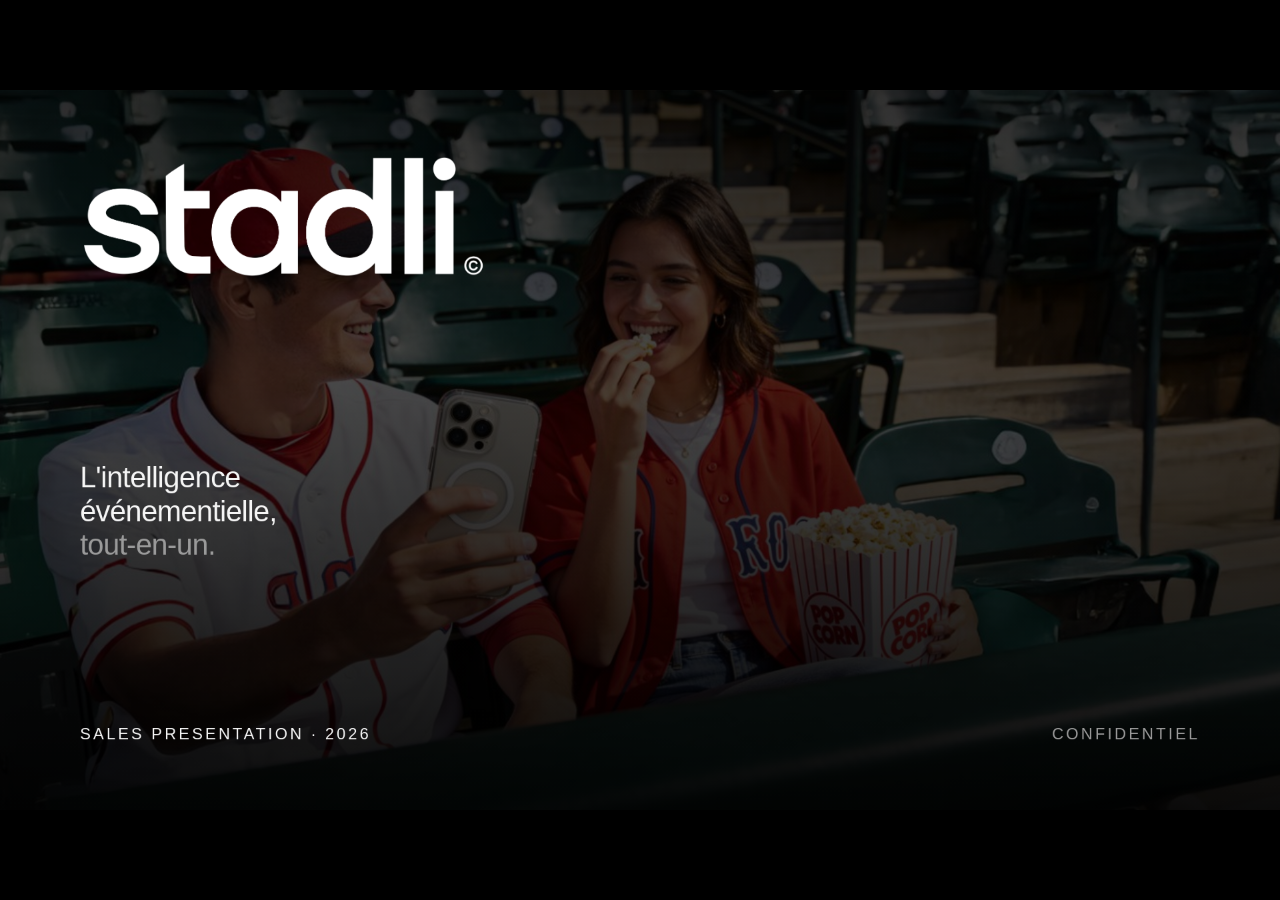
<file: deck.html>
<!doctype html>
<html lang="fr" data-bs-theme="dark">
<head>
  <meta charset="utf-8" />
  <title>Stadli — Sales Pitch</title>
  <meta name="viewport" content="width=device-width,initial-scale=1" />
  <link rel="stylesheet" href="stadli-tokens.css" />
  <style>
    /* ───── Page reset ───── */
    html, body {
      margin: 0;
      padding: 0;
      background: #000;
      overflow: hidden;
    }

    /* ───── Tokens (deck-scoped) ───── */
    :root {
      /* Projection-appropriate type scale for 1920x1080 */
      --fs-display:  160px;  /* hero slide 1 wordmark */
      --fs-title:    92px;   /* section titles */
      --fs-h:        64px;   /* slide titles */
      --fs-lead:     44px;   /* lead / body-large */
      --fs-body:     32px;   /* body */
      --fs-small:    26px;   /* captions, labels */
      --fs-label:    24px;   /* uppercase meta */

      /* Spacing */
      --pad-x: 120px;
      --pad-y: 100px;
      --pad-b: 96px;

      /* Palette (deck) */
      --bg:        #010101;
      --bg-soft:   #0a0a0a;
      --bg-card:   #121212;
      --border:    #1f1f1f;
      --border-strong: #2a2a2a;
      --fg:        #f5f5f5;
      --fg-muted:  #9a9a9a;
      --fg-dim:    #5c5c5c;
      --accent:    #7b2ff7; /* --spec-violet, used sparingly */
    }

    deck-stage {
      background: #000;
    }

    /* ───── Slide frame ───── */
    .slide {
      font-family: var(--stadli-font-sans);
      background: var(--bg);
      color: var(--fg);
      box-sizing: border-box;
      padding: var(--pad-y) var(--pad-x) var(--pad-b);
      display: flex;
      flex-direction: column;
      letter-spacing: -0.01em;
    }

    /* ───── Chrome (persistent header/footer) ───── */
    .chrome-top,
    .chrome-bot {
      position: absolute;
      left: var(--pad-x);
      right: var(--pad-x);
      display: flex;
      align-items: center;
      justify-content: space-between;
      font-size: var(--fs-label);
      text-transform: uppercase;
      letter-spacing: 0.14em;
      font-weight: 500;
      color: var(--fg-dim);
    }
    .chrome-top { top: 56px; }
    .chrome-bot { bottom: 56px; }

    .chrome-top .wordmark {
      display: inline-flex;
      align-items: center;
      gap: 12px;
    }
    .chrome-top .wordmark svg {
      height: 28px;
      width: auto;
      fill: var(--fg);
    }
    .chrome-bot .idx { font-variant-numeric: tabular-nums; }

    /* ───── Typography primitives ───── */
    .eyebrow {
      font-size: var(--fs-label);
      text-transform: uppercase;
      letter-spacing: 0.16em;
      font-weight: 500;
      color: var(--fg-dim);
      margin: 0 0 40px;
    }
    .eyebrow .dot {
      display: inline-block;
      width: 10px;
      height: 10px;
      border-radius: 50%;
      background: var(--accent);
      vertical-align: 1px;
      margin-right: 14px;
    }
    .title {
      font-size: var(--fs-h);
      font-weight: 500;
      line-height: 1.02;
      letter-spacing: -0.03em;
      margin: 0;
      text-wrap: balance;
    }
    .lead {
      font-size: var(--fs-lead);
      font-weight: 400;
      line-height: 1.22;
      letter-spacing: -0.02em;
      color: var(--fg);
      text-wrap: pretty;
      margin: 0;
    }
    .body {
      font-size: var(--fs-body);
      line-height: 1.45;
      color: var(--fg-muted);
      margin: 0;
      max-width: 22ch;
    }
    .small {
      font-size: var(--fs-small);
      color: var(--fg-muted);
      line-height: 1.4;
    }
    .num {
      font-variant-numeric: tabular-nums;
    }

    /* ───── Grid helpers ───── */
    .row { display: flex; }
    .col { display: flex; flex-direction: column; }
    .gap-lg { gap: 64px; }
    .gap-md { gap: 40px; }
    .gap-sm { gap: 24px; }
    .fill { flex: 1; min-height: 0; }

    /* ══════════════════════════════════════════════════════════════
       Slide 1 — Hero / cover
       ══════════════════════════════════════════════════════════════ */
    .s-cover {
      padding: 0;
      position: relative;
      overflow: hidden;
    }
    .s-cover .bg {
      position: absolute;
      inset: 0;
      background: url('assets/fans-popcorn.jpg') center/cover no-repeat;
      opacity: 0.38;
    }
    .s-cover .scrim {
      position: absolute;
      inset: 0;
      background:
        linear-gradient(180deg, rgba(0,0,0,0.5) 0%, rgba(0,0,0,0.25) 40%, rgba(0,0,0,0.88) 100%);
    }
    .s-cover .inner {
      position: relative;
      z-index: 2;
      height: 100%;
      padding: var(--pad-y) var(--pad-x) var(--pad-b);
      display: flex;
      flex-direction: column;
      justify-content: space-between;
    }
    .s-cover .wordmark-xl img {
      height: 180px;
      width: auto;
      display: block;
    }
    .chrome-top .wordmark img {
      height: 28px;
      width: auto;
      display: block;
    }
    .s-cover .pitch {
      font-size: var(--fs-lead);
      font-weight: 400;
      letter-spacing: -0.02em;
      color: var(--fg);
      max-width: 18ch;
      line-height: 1.15;
      margin: 36px 0 0;
      text-wrap: balance;
    }
    .s-cover .pitch em {
      font-style: normal;
      color: var(--fg-muted);
    }
    .s-cover .meta {
      display: flex;
      justify-content: space-between;
      align-items: flex-end;
      font-size: var(--fs-label);
      text-transform: uppercase;
      letter-spacing: 0.16em;
      color: var(--fg-muted);
      font-weight: 500;
    }
    .s-cover .meta .tagline { color: var(--fg); }

    /* ══════════════════════════════════════════════════════════════
       Section-title style slides (2, 3, 5, 6, 7)
       ══════════════════════════════════════════════════════════════ */
    .s-section .eyebrow-row {
      display: flex;
      align-items: baseline;
      justify-content: space-between;
      margin-bottom: 0;
    }

    /* ══════════════════════════════════════════════════════════════
       Slide 2 — Qui nous sommes
       ══════════════════════════════════════════════════════════════ */
    .s-who {
      display: grid;
      grid-template-columns: 1.05fr 1fr;
      gap: 96px;
      align-items: center;
    }
    .s-who .title { font-size: 88px; }
    .s-who .lead { margin-top: 44px; max-width: 18ch; }
    .s-who .image {
      height: 720px;
      background: url('assets/fans-mascot.jpg') center/cover no-repeat;
      border: 1px solid var(--border);
    }

    /* ══════════════════════════════════════════════════════════════
       Slide 3 — Problème / Solution
       ══════════════════════════════════════════════════════════════ */
    .s-prob .title { font-size: 84px; margin-bottom: 80px; text-wrap: balance; max-width: 22ch; }
    .s-prob .compare {
      display: grid;
      grid-template-columns: 1fr 1fr;
      gap: 80px;
      flex: 1;
    }
    .s-prob .pane {
      padding-top: 32px;
      border-top: 1px solid var(--border-strong);
      display: flex;
      flex-direction: column;
      gap: 32px;
    }
    .s-prob .pane-label {
      font-size: var(--fs-label);
      text-transform: uppercase;
      letter-spacing: 0.18em;
      font-weight: 500;
      color: var(--fg-dim);
    }
    .s-prob .pane.solution .pane-label { color: var(--accent); }
    .s-prob .pane h3 {
      font-size: 48px;
      font-weight: 500;
      line-height: 1.18;
      letter-spacing: -0.02em;
      margin: 0;
      text-wrap: balance;
    }
    .s-prob .pane.problem h3 { color: var(--fg-muted); }
    .s-prob .pane ul {
      list-style: none;
      padding: 0;
      margin: 16px 0 0;
      display: flex;
      flex-direction: column;
      gap: 18px;
    }
    .s-prob .pane li {
      font-size: var(--fs-body);
      line-height: 1.35;
      color: var(--fg-muted);
      padding-left: 28px;
      position: relative;
    }
    .s-prob .pane li::before {
      content: "";
      position: absolute;
      left: 0;
      top: 18px;
      width: 14px;
      height: 1px;
      background: var(--fg-dim);
    }
    .s-prob .pane.solution li { color: var(--fg); }
    .s-prob .pane.solution li::before { background: var(--accent); }

    /* ══════════════════════════════════════════════════════════════
       Slide 4 — Features
       ══════════════════════════════════════════════════════════════ */
    .s-feat .head {
      display: flex;
      justify-content: space-between;
      align-items: flex-end;
      margin-bottom: 56px;
    }
    .s-feat .title { font-size: 72px; }
    .s-feat .count {
      font-size: 160px;
      font-weight: 500;
      line-height: 0.85;
      letter-spacing: -0.05em;
      color: var(--fg);
      font-variant-numeric: tabular-nums;
    }
    .s-feat .count sub {
      font-size: var(--fs-label);
      text-transform: uppercase;
      letter-spacing: 0.18em;
      color: var(--fg-dim);
      vertical-align: middle;
      margin-left: 18px;
      font-weight: 500;
      position: relative;
      bottom: 14px;
    }
    .s-feat .grid {
      flex: 1;
      display: grid;
      grid-template-columns: repeat(3, 1fr);
      grid-auto-rows: 1fr;
      gap: 0;
      border-top: 1px solid var(--border-strong);
      border-left: 1px solid var(--border-strong);
    }
    .s-feat .cell {
      padding: 28px 36px;
      border-right: 1px solid var(--border-strong);
      border-bottom: 1px solid var(--border-strong);
      display: flex;
      flex-direction: column;
      justify-content: space-between;
      min-height: 0;
    }
    .s-feat .cell .n {
      font-size: var(--fs-label);
      color: var(--fg-dim);
      font-variant-numeric: tabular-nums;
      letter-spacing: 0.14em;
      font-weight: 500;
    }
    .s-feat .cell h4 {
      font-size: 36px;
      font-weight: 500;
      line-height: 1.1;
      letter-spacing: -0.02em;
      margin: 0;
    }
    .s-feat .cell p {
      font-size: 24px;
      color: var(--fg-muted);
      line-height: 1.3;
      margin: 10px 0 0;
    }

    /* ══════════════════════════════════════════════════════════════
       Slide 5 — Roadmap
       ══════════════════════════════════════════════════════════════ */
    .s-road .title { font-size: 88px; margin-bottom: 96px; }
    .s-road .track {
      flex: 1;
      display: grid;
      grid-template-columns: 1fr 1fr;
      gap: 0;
      position: relative;
      border-top: 1px solid var(--border-strong);
      padding-top: 48px;
    }
    .s-road .track::before {
      content: "";
      position: absolute;
      left: 0; right: 0;
      top: -6px;
      height: 11px;
      background:
        radial-gradient(circle at 0 50%, var(--fg) 0 5px, transparent 6px),
        radial-gradient(circle at 50% 50%, var(--accent) 0 5px, transparent 6px),
        radial-gradient(circle at 100% 50%, var(--fg-dim) 0 5px, transparent 6px);
    }
    .s-road .milestone {
      padding-right: 48px;
    }
    .s-road .milestone .version {
      font-size: 72px;
      font-weight: 500;
      letter-spacing: -0.03em;
      line-height: 1;
      margin: 0;
    }
    .s-road .milestone.current .version { color: var(--fg); }
    .s-road .milestone.next .version { color: var(--fg); }
    .s-road .milestone.next .version::after {
      content: "";
      display: inline-block;
      width: 14px;
      height: 14px;
      border-radius: 50%;
      background: var(--accent);
      margin-left: 18px;
      vertical-align: 14px;
    }
    .s-road .milestone .when {
      font-size: var(--fs-label);
      text-transform: uppercase;
      letter-spacing: 0.18em;
      color: var(--fg-dim);
      font-weight: 500;
      margin: 16px 0 32px;
    }
    .s-road .milestone.next .when { color: var(--accent); }
    .s-road .milestone h4 {
      font-size: 48px;
      font-weight: 500;
      line-height: 1.15;
      letter-spacing: -0.02em;
      margin: 0 0 20px;
      text-wrap: balance;
    }
    .s-road .milestone p {
      font-size: var(--fs-body);
      color: var(--fg-muted);
      line-height: 1.4;
      margin: 0;
      max-width: 18ch;
    }

    /* ══════════════════════════════════════════════════════════════
       Slide 6 — Intégration
       ══════════════════════════════════════════════════════════════ */
    .s-int {
      display: grid;
      grid-template-columns: 1fr 1.1fr;
      gap: 120px;
      align-items: center;
    }
    .s-int .left .title { font-size: 84px; max-width: 12ch; }
    .s-int .left .lead { margin-top: 44px; max-width: 16ch; }
    .s-int .hero-num {
      font-size: 440px;
      font-weight: 500;
      line-height: 0.82;
      letter-spacing: -0.06em;
      color: var(--fg);
      font-variant-numeric: tabular-nums;
      display: flex;
      align-items: flex-start;
    }
    .s-int .hero-num .unit {
      font-size: 56px;
      letter-spacing: -0.02em;
      color: var(--fg-muted);
      margin: 36px 0 0 24px;
      line-height: 1.1;
      font-weight: 400;
      max-width: 8ch;
    }
    .s-int .steps {
      margin-top: 56px;
      display: flex;
      gap: 12px;
      align-items: center;
      font-size: var(--fs-small);
      color: var(--fg-muted);
      flex-wrap: wrap;
    }
    .s-int .steps span {
      padding: 10px 20px;
      border: 1px solid var(--border-strong);
      border-radius: 50rem;
    }
    .s-int .steps .arr { border: 0; padding: 0 4px; color: var(--fg-dim); }

    /* ══════════════════════════════════════════════════════════════
       Slide 7 — Proposition
       ══════════════════════════════════════════════════════════════ */
    .s-val .title { font-size: 96px; margin-bottom: 80px; max-width: 16ch; }
    .s-val .title .tout { color: var(--accent); }
    .s-val .benefits {
      flex: 1;
      display: grid;
      grid-template-columns: 1fr 1fr 1fr;
      gap: 0;
      border-top: 1px solid var(--border-strong);
    }
    .s-val .ben {
      padding: 56px 56px 56px 0;
      border-right: 1px solid var(--border-strong);
      display: flex;
      flex-direction: column;
      justify-content: space-between;
      min-height: 400px;
    }
    .s-val .ben:last-child { border-right: 0; padding-right: 0; }
    .s-val .ben:not(:first-child) { padding-left: 56px; }
    .s-val .ben .n {
      font-size: var(--fs-label);
      color: var(--fg-dim);
      font-variant-numeric: tabular-nums;
      letter-spacing: 0.18em;
      font-weight: 500;
    }
    .s-val .ben h3 {
      font-size: 64px;
      font-weight: 500;
      line-height: 1;
      letter-spacing: -0.03em;
      margin: 0;
    }
    .s-val .ben p {
      font-size: var(--fs-body);
      color: var(--fg-muted);
      line-height: 1.35;
      margin: 20px 0 0;
      max-width: 14ch;
    }

    /* ══════════════════════════════════════════════════════════════
       Slide 8 — Contact
       ══════════════════════════════════════════════════════════════ */
    .s-contact {
      justify-content: space-between;
    }
    .s-contact .eyebrow { margin-bottom: 0; }
    .s-contact .big {
      font-size: 200px;
      font-weight: 500;
      line-height: 0.95;
      letter-spacing: -0.04em;
      margin: 0;
      text-wrap: balance;
    }
    .s-contact .big .and { color: var(--fg-muted); }
    .s-contact .foot {
      display: grid;
      grid-template-columns: 1fr 1fr 1fr;
      gap: 48px;
      padding-top: 36px;
      border-top: 1px solid var(--border-strong);
    }
    .s-contact .foot .k {
      font-size: var(--fs-label);
      text-transform: uppercase;
      letter-spacing: 0.18em;
      color: var(--fg-dim);
      font-weight: 500;
      margin-bottom: 14px;
    }
    .s-contact .foot .v {
      font-size: 36px;
      font-weight: 500;
      letter-spacing: -0.01em;
      color: var(--fg);
    }

    /* Slide-level: hide chrome on cover */
    .s-cover ~ * { }

    /* tiny version mark bottom right of every slide via chrome-bot */
  </style>
</head>
<body>

<deck-stage width="1920" height="1080">

  <!-- ══════════════════════════════════════════════════════
       1 · COVER
       ══════════════════════════════════════════════════════ -->
  <section class="slide s-cover" data-label="01 Stadli">
    <div class="bg"></div>
    <div class="scrim"></div>
    <div class="inner">
      <div class="wordmark-xl">
        <img src="assets/stadli-wordmark.png" alt="Stadli" />
      </div>
      <div>
        <p class="pitch">L'intelligence événementielle,<br/><em>tout-en-un.</em></p>
      </div>
      <div class="meta">
        <span class="tagline">Sales Presentation · 2026</span>
        <span>Confidentiel</span>
      </div>
    </div>
  </section>

  <!-- ══════════════════════════════════════════════════════
       2 · QUI NOUS SOMMES
       ══════════════════════════════════════════════════════ -->
  <section class="slide s-section s-who" data-label="02 Qui nous sommes">
    <div class="chrome-top">
      <span class="wordmark">
        <img src="assets/stadli-wordmark.png" alt="Stadli" />
      </span>
      <span>02 — Qui sommes-nous</span>
    </div>

    <div class="col">
      <p class="eyebrow"><span class="dot"></span>02 · Qui sommes-nous</p>
      <h1 class="title">L'équipe derrière Stadli.</h1>
      <p class="lead">Opérateurs de stades, ingénieurs, et fans. Nous construisons l'outil que nous aurions voulu avoir.</p>
    </div>

    <div class="image" aria-hidden="true"></div>

    <div class="chrome-bot">
      <span>Stadli</span>
      <span class="idx">02 / 08</span>
    </div>
  </section>

  <!-- ══════════════════════════════════════════════════════
       3 · PROBLÈME / SOLUTION
       ══════════════════════════════════════════════════════ -->
  <section class="slide s-prob" data-label="03 Problématique">
    <div class="chrome-top">
      <span class="wordmark">Stadli</span>
      <span>03 — La problématique</span>
    </div>

    <p class="eyebrow"><span class="dot"></span>03 · La problématique</p>
    <h1 class="title">Une équipe, dix outils, zéro vue d'ensemble.</h1>

    <div class="compare">
      <div class="pane problem">
        <span class="pane-label">Aujourd'hui</span>
        <h3>Les équipes jonglent entre des systèmes qui ne se parlent pas.</h3>
        <ul>
          <li>Billetterie, CRM, commerces, marketing : silotés.</li>
          <li>Données dispersées, rapports faits à la main.</li>
          <li>Aucune visibilité sur le fan, ni sur la revenue par siège.</li>
        </ul>
      </div>
      <div class="pane solution">
        <span class="pane-label">Avec Stadli</span>
        <h3>Une plateforme unique, du ticket au per cap.</h3>
        <ul>
          <li>Toutes les opérations sur une seule source de vérité.</li>
          <li>Le fan suivi de la première visite au renouvellement.</li>
          <li>Rapports et comparables prêts, en temps réel.</li>
        </ul>
      </div>
    </div>

    <div class="chrome-bot">
      <span>Stadli</span>
      <span class="idx">03 / 08</span>
    </div>
  </section>

  <!-- ══════════════════════════════════════════════════════
       4 · FEATURES
       ══════════════════════════════════════════════════════ -->
  <section class="slide s-feat" data-label="04 Plateforme">
    <div class="chrome-top">
      <span class="wordmark">Stadli</span>
      <span>04 — La plateforme</span>
    </div>

    <div class="head">
      <div>
        <p class="eyebrow"><span class="dot"></span>04 · La plateforme</p>
        <h1 class="title">Neuf modules.<br/>Une seule plateforme.</h1>
      </div>
      <div class="count">09<sub>modules</sub></div>
    </div>

    <div class="grid">
      <div class="cell">
        <span class="n">01</span>
        <div>
          <h4>Billetterie</h4>
          <p>Vente, scan, plan de salle.</p>
        </div>
      </div>
      <div class="cell">
        <span class="n">02</span>
        <div>
          <h4>Commerces</h4>
          <p>F&amp;B, boutique, concessions.</p>
        </div>
      </div>
      <div class="cell">
        <span class="n">03</span>
        <div>
          <h4>CRM</h4>
          <p>Un dossier par fan.</p>
        </div>
      </div>
      <div class="cell">
        <span class="n">04</span>
        <div>
          <h4>Marketing Email</h4>
          <p>Campagnes ciblées, segmentées.</p>
        </div>
      </div>
      <div class="cell">
        <span class="n">05</span>
        <div>
          <h4>Marketing SMS</h4>
          <p>Déclenché au bon moment.</p>
        </div>
      </div>
      <div class="cell">
        <span class="n">06</span>
        <div>
          <h4>Survey &amp; Engagement</h4>
          <p>La voix du fan, en continu.</p>
        </div>
      </div>
      <div class="cell">
        <span class="n">07</span>
        <div>
          <h4>Dashboard &amp; Comparables</h4>
          <p>KPIs et benchmarks vs. league.</p>
        </div>
      </div>
      <div class="cell">
        <span class="n">08</span>
        <div>
          <h4>Features IA</h4>
          <p>Segments, prédictions, copy.</p>
        </div>
      </div>
      <div class="cell">
        <span class="n">09</span>
        <div>
          <h4>Report Per Cap</h4>
          <p>Revenue par siège, par match.</p>
        </div>
      </div>
    </div>

    <div class="chrome-bot">
      <span>Stadli</span>
      <span class="idx">04 / 08</span>
    </div>
  </section>

  <!-- ══════════════════════════════════════════════════════
       5 · ROADMAP
       ══════════════════════════════════════════════════════ -->
  <section class="slide s-road" data-label="05 Roadmap">
    <div class="chrome-top">
      <span class="wordmark">Stadli</span>
      <span>05 — Roadmap</span>
    </div>

    <p class="eyebrow"><span class="dot"></span>05 · Roadmap</p>
    <h1 class="title">Où nous allons.</h1>

    <div class="track">
      <div class="milestone current">
        <h2 class="version">V1</h2>
        <p class="when">Aujourd'hui — en production</p>
        <h4>La plateforme opérationnelle.</h4>
        <p>Billetterie, CRM, commerces, marketing, analytics — tout connecté.</p>
      </div>
      <div class="milestone next">
        <h2 class="version">V2</h2>
        <p class="when">Prochaine étape</p>
        <h4>Modèle prédictif.</h4>
        <p>Anticiper l'affluence, le per cap, et la rétention fan par fan.</p>
      </div>
    </div>

    <div class="chrome-bot">
      <span>Stadli</span>
      <span class="idx">05 / 08</span>
    </div>
  </section>

  <!-- ══════════════════════════════════════════════════════
       6 · INTÉGRATION
       ══════════════════════════════════════════════════════ -->
  <section class="slide s-int" data-label="06 Intégration">
    <div class="chrome-top">
      <span class="wordmark">Stadli</span>
      <span>06 — Intégration</span>
    </div>

    <div class="left">
      <p class="eyebrow"><span class="dot"></span>06 · Intégration</p>
      <h1 class="title">En production,<br/>en deux&nbsp;semaines.</h1>
      <p class="lead">Import des données, formation des équipes, mise en ligne. Sans friction, sans refonte.</p>
      <div class="steps">
        <span>Kick-off</span>
        <span class="arr">→</span>
        <span>Import &amp; setup</span>
        <span class="arr">→</span>
        <span>Formation</span>
        <span class="arr">→</span>
        <span>Go live</span>
      </div>
    </div>

    <div class="right">
      <div class="hero-num">
        &lt;2<div class="unit">semaines<br/>pour être opérationnel</div>
      </div>
    </div>

    <div class="chrome-bot">
      <span>Stadli</span>
      <span class="idx">06 / 08</span>
    </div>
  </section>

  <!-- ══════════════════════════════════════════════════════
       7 · PROPOSITION DE VALEUR
       ══════════════════════════════════════════════════════ -->
  <section class="slide s-val" data-label="07 Proposition">
    <div class="chrome-top">
      <span class="wordmark">Stadli</span>
      <span>07 — Proposition</span>
    </div>

    <p class="eyebrow"><span class="dot"></span>07 · Proposition de valeur</p>
    <h1 class="title"><span class="tout">Tout-en-un.</span><br/>Pour de vrai.</h1>

    <div class="benefits">
      <div class="ben">
        <span class="n">01</span>
        <div>
          <h3>Une seule plateforme.</h3>
          <p>Neuf modules, une interface, une équipe à former.</p>
        </div>
      </div>
      <div class="ben">
        <span class="n">02</span>
        <div>
          <h3>Cost saving.</h3>
          <p>Remplace 6 à 10 SaaS. Un seul contrat, une seule facture.</p>
        </div>
      </div>
      <div class="ben">
        <span class="n">03</span>
        <div>
          <h3>Plus d'API.</h3>
          <p>Les données sont déjà connectées. Rien à recoller.</p>
        </div>
      </div>
    </div>

    <div class="chrome-bot">
      <span>Stadli</span>
      <span class="idx">07 / 08</span>
    </div>
  </section>

  <!-- ══════════════════════════════════════════════════════
       8 · CONTACT
       ══════════════════════════════════════════════════════ -->
  <section class="slide s-contact" data-label="08 Parlons-en">
    <div class="chrome-top">
      <span class="wordmark">Stadli</span>
      <span>08 — Contact</span>
    </div>

    <p class="eyebrow"><span class="dot"></span>08 · Parlons-en</p>

    <h1 class="big">Discutons<br/><span class="and">de votre saison.</span></h1>

    <div class="foot">
      <div>
        <div class="k">Contact</div>
        <div class="v">hello@stadli.io</div>
      </div>
      <div>
        <div class="k">Site</div>
        <div class="v">stadli.io</div>
      </div>
      <div>
        <div class="k">Demo</div>
        <div class="v">stadli.io/demo</div>
      </div>
    </div>

    <div class="chrome-bot">
      <span>Stadli</span>
      <span class="idx">08 / 08</span>
    </div>
  </section>

</deck-stage>

<script src="deck-stage.js"></script>
</body>
</html>
</file>
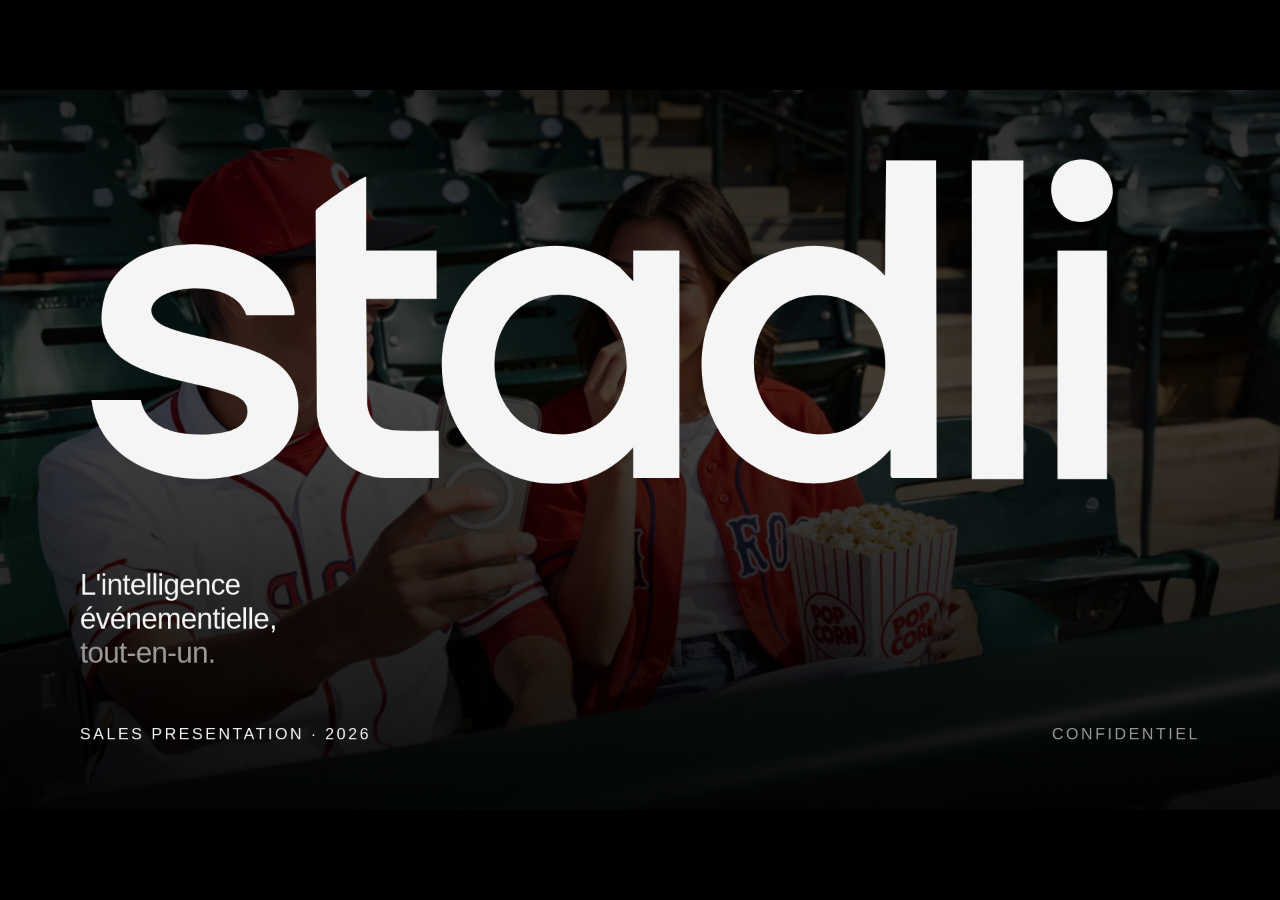
<file: slides.html>
<!doctype html>
<html lang="fr" data-bs-theme="dark">
<head>
  <meta charset="utf-8" />
  <title>Stadli — Sales Pitch</title>
  <meta name="viewport" content="width=device-width,initial-scale=1" />
  <link rel="stylesheet" href="stadli-tokens.css" />
  <style>
    /* ───── Page reset ───── */
    html, body {
      margin: 0;
      padding: 0;
      background: #000;
      overflow: hidden;
    }

    /* ───── Tokens (deck-scoped) ───── */
    :root {
      /* Projection-appropriate type scale for 1920x1080 */
      --fs-display:  160px;  /* hero slide 1 wordmark */
      --fs-title:    92px;   /* section titles */
      --fs-h:        64px;   /* slide titles */
      --fs-lead:     44px;   /* lead / body-large */
      --fs-body:     32px;   /* body */
      --fs-small:    26px;   /* captions, labels */
      --fs-label:    24px;   /* uppercase meta */

      /* Spacing */
      --pad-x: 120px;
      --pad-y: 100px;
      --pad-b: 96px;

      /* Palette (deck) */
      --bg:        #010101;
      --bg-soft:   #0a0a0a;
      --bg-card:   #121212;
      --border:    #1f1f1f;
      --border-strong: #2a2a2a;
      --fg:        #f5f5f5;
      --fg-muted:  #9a9a9a;
      --fg-dim:    #5c5c5c;
      --accent:    #7b2ff7; /* --spec-violet, used sparingly */
    }

    deck-stage {
      background: #000;
    }

    /* ───── Slide frame ───── */
    .slide {
      font-family: var(--stadli-font-sans);
      background: var(--bg);
      color: var(--fg);
      box-sizing: border-box;
      padding: var(--pad-y) var(--pad-x) var(--pad-b);
      display: flex;
      flex-direction: column;
      letter-spacing: -0.01em;
    }

    /* ───── Chrome (persistent header/footer) ───── */
    .chrome-top,
    .chrome-bot {
      position: absolute;
      left: var(--pad-x);
      right: var(--pad-x);
      display: flex;
      align-items: center;
      justify-content: space-between;
      font-size: var(--fs-label);
      text-transform: uppercase;
      letter-spacing: 0.14em;
      font-weight: 500;
      color: var(--fg-dim);
    }
    .chrome-top { top: 56px; }
    .chrome-bot { bottom: 56px; }

    .chrome-top .wordmark {
      display: inline-flex;
      align-items: center;
      gap: 12px;
    }
    .chrome-top .wordmark svg {
      height: 28px;
      width: auto;
      fill: var(--fg);
    }
    .chrome-bot .idx { font-variant-numeric: tabular-nums; }

    /* ───── Typography primitives ───── */
    .eyebrow {
      font-size: var(--fs-label);
      text-transform: uppercase;
      letter-spacing: 0.16em;
      font-weight: 500;
      color: var(--fg-dim);
      margin: 0 0 40px;
    }
    .eyebrow .dot {
      display: inline-block;
      width: 10px;
      height: 10px;
      border-radius: 50%;
      background: var(--accent);
      vertical-align: 1px;
      margin-right: 14px;
    }
    .title {
      font-size: var(--fs-h);
      font-weight: 500;
      line-height: 1.02;
      letter-spacing: -0.03em;
      margin: 0;
      text-wrap: balance;
    }
    .lead {
      font-size: var(--fs-lead);
      font-weight: 400;
      line-height: 1.22;
      letter-spacing: -0.02em;
      color: var(--fg);
      text-wrap: pretty;
      margin: 0;
    }
    .body {
      font-size: var(--fs-body);
      line-height: 1.45;
      color: var(--fg-muted);
      margin: 0;
      max-width: 22ch;
    }
    .small {
      font-size: var(--fs-small);
      color: var(--fg-muted);
      line-height: 1.4;
    }
    .num {
      font-variant-numeric: tabular-nums;
    }

    /* ───── Grid helpers ───── */
    .row { display: flex; }
    .col { display: flex; flex-direction: column; }
    .gap-lg { gap: 64px; }
    .gap-md { gap: 40px; }
    .gap-sm { gap: 24px; }
    .fill { flex: 1; min-height: 0; }

    /* ══════════════════════════════════════════════════════════════
       Slide 1 — Hero / cover
       ══════════════════════════════════════════════════════════════ */
    .s-cover {
      padding: 0;
      position: relative;
      overflow: hidden;
    }
    .s-cover .bg {
      position: absolute;
      inset: 0;
      background: url('assets/fans-popcorn.jpg') center/cover no-repeat;
      opacity: 0.38;
    }
    .s-cover .scrim {
      position: absolute;
      inset: 0;
      background:
        linear-gradient(180deg, rgba(0,0,0,0.5) 0%, rgba(0,0,0,0.25) 40%, rgba(0,0,0,0.88) 100%);
    }
    .s-cover .inner {
      position: relative;
      z-index: 2;
      height: 100%;
      padding: var(--pad-y) var(--pad-x) var(--pad-b);
      display: flex;
      flex-direction: column;
      justify-content: space-between;
    }
    .s-cover .wordmark-xl img {
      height: 180px;
      width: auto;
      display: block;
    }
    .chrome-top .wordmark img {
      height: 28px;
      width: auto;
      display: block;
    }
    .s-cover .pitch {
      font-size: var(--fs-lead);
      font-weight: 400;
      letter-spacing: -0.02em;
      color: var(--fg);
      max-width: 18ch;
      line-height: 1.15;
      margin: 36px 0 0;
      text-wrap: balance;
    }
    .s-cover .pitch em {
      font-style: normal;
      color: var(--fg-muted);
    }
    .s-cover .meta {
      display: flex;
      justify-content: space-between;
      align-items: flex-end;
      font-size: var(--fs-label);
      text-transform: uppercase;
      letter-spacing: 0.16em;
      color: var(--fg-muted);
      font-weight: 500;
    }
    .s-cover .meta .tagline { color: var(--fg); }

    /* ══════════════════════════════════════════════════════════════
       Section-title style slides (2, 3, 5, 6, 7)
       ══════════════════════════════════════════════════════════════ */
    .s-section .eyebrow-row {
      display: flex;
      align-items: baseline;
      justify-content: space-between;
      margin-bottom: 0;
    }

    /* ══════════════════════════════════════════════════════════════
       Slide 2 — Qui nous sommes
       ══════════════════════════════════════════════════════════════ */
    .s-who {
      display: grid;
      grid-template-columns: 1.05fr 1fr;
      gap: 96px;
      align-items: center;
    }
    .s-who .title { font-size: 88px; }
    .s-who .lead { margin-top: 44px; max-width: 18ch; }
    .s-who .image {
      height: 720px;
      background: url('assets/fans-mascot.jpg') center/cover no-repeat;
      border: 1px solid var(--border);
    }

    /* ══════════════════════════════════════════════════════════════
       Slide 3 — Problème / Solution
       ══════════════════════════════════════════════════════════════ */
    .s-prob .title { font-size: 84px; margin-bottom: 80px; text-wrap: balance; max-width: 22ch; }
    .s-prob .compare {
      display: grid;
      grid-template-columns: 1fr 1fr;
      gap: 80px;
      flex: 1;
    }
    .s-prob .pane {
      padding-top: 32px;
      border-top: 1px solid var(--border-strong);
      display: flex;
      flex-direction: column;
      gap: 32px;
    }
    .s-prob .pane-label {
      font-size: var(--fs-label);
      text-transform: uppercase;
      letter-spacing: 0.18em;
      font-weight: 500;
      color: var(--fg-dim);
    }
    .s-prob .pane.solution .pane-label { color: var(--accent); }
    .s-prob .pane h3 {
      font-size: 48px;
      font-weight: 500;
      line-height: 1.18;
      letter-spacing: -0.02em;
      margin: 0;
      text-wrap: balance;
    }
    .s-prob .pane.problem h3 { color: var(--fg-muted); }
    .s-prob .pane ul {
      list-style: none;
      padding: 0;
      margin: 16px 0 0;
      display: flex;
      flex-direction: column;
      gap: 18px;
    }
    .s-prob .pane li {
      font-size: var(--fs-body);
      line-height: 1.35;
      color: var(--fg-muted);
      padding-left: 28px;
      position: relative;
    }
    .s-prob .pane li::before {
      content: "";
      position: absolute;
      left: 0;
      top: 18px;
      width: 14px;
      height: 1px;
      background: var(--fg-dim);
    }
    .s-prob .pane.solution li { color: var(--fg); }
    .s-prob .pane.solution li::before { background: var(--accent); }

    /* ══════════════════════════════════════════════════════════════
       Slide 4 — Features
       ══════════════════════════════════════════════════════════════ */
    .s-feat .head {
      display: flex;
      justify-content: space-between;
      align-items: flex-end;
      margin-bottom: 56px;
    }
    .s-feat .title { font-size: 72px; }
    .s-feat .count {
      font-size: 160px;
      font-weight: 500;
      line-height: 0.85;
      letter-spacing: -0.05em;
      color: var(--fg);
      font-variant-numeric: tabular-nums;
    }
    .s-feat .count sub {
      font-size: var(--fs-label);
      text-transform: uppercase;
      letter-spacing: 0.18em;
      color: var(--fg-dim);
      vertical-align: middle;
      margin-left: 18px;
      font-weight: 500;
      position: relative;
      bottom: 14px;
    }
    .s-feat .grid {
      flex: 1;
      display: grid;
      grid-template-columns: repeat(3, 1fr);
      grid-auto-rows: 1fr;
      gap: 0;
      border-top: 1px solid var(--border-strong);
      border-left: 1px solid var(--border-strong);
    }
    .s-feat .cell {
      padding: 28px 36px;
      border-right: 1px solid var(--border-strong);
      border-bottom: 1px solid var(--border-strong);
      display: flex;
      flex-direction: column;
      justify-content: space-between;
      min-height: 0;
    }
    .s-feat .cell .n {
      font-size: var(--fs-label);
      color: var(--fg-dim);
      font-variant-numeric: tabular-nums;
      letter-spacing: 0.14em;
      font-weight: 500;
    }
    .s-feat .cell h4 {
      font-size: 36px;
      font-weight: 500;
      line-height: 1.1;
      letter-spacing: -0.02em;
      margin: 0;
    }
    .s-feat .cell p {
      font-size: 24px;
      color: var(--fg-muted);
      line-height: 1.3;
      margin: 10px 0 0;
    }

    /* ══════════════════════════════════════════════════════════════
       Slide 5 — Roadmap
       ══════════════════════════════════════════════════════════════ */
    .s-road .title { font-size: 88px; margin-bottom: 96px; }
    .s-road .track {
      flex: 1;
      display: grid;
      grid-template-columns: 1fr 1fr;
      gap: 0;
      position: relative;
      border-top: 1px solid var(--border-strong);
      padding-top: 48px;
    }
    .s-road .track::before {
      content: "";
      position: absolute;
      left: 0; right: 0;
      top: -6px;
      height: 11px;
      background:
        radial-gradient(circle at 0 50%, var(--fg) 0 5px, transparent 6px),
        radial-gradient(circle at 50% 50%, var(--accent) 0 5px, transparent 6px),
        radial-gradient(circle at 100% 50%, var(--fg-dim) 0 5px, transparent 6px);
    }
    .s-road .milestone {
      padding-right: 48px;
    }
    .s-road .milestone .version {
      font-size: 72px;
      font-weight: 500;
      letter-spacing: -0.03em;
      line-height: 1;
      margin: 0;
    }
    .s-road .milestone.current .version { color: var(--fg); }
    .s-road .milestone.next .version { color: var(--fg); }
    .s-road .milestone.next .version::after {
      content: "";
      display: inline-block;
      width: 14px;
      height: 14px;
      border-radius: 50%;
      background: var(--accent);
      margin-left: 18px;
      vertical-align: 14px;
    }
    .s-road .milestone .when {
      font-size: var(--fs-label);
      text-transform: uppercase;
      letter-spacing: 0.18em;
      color: var(--fg-dim);
      font-weight: 500;
      margin: 16px 0 32px;
    }
    .s-road .milestone.next .when { color: var(--accent); }
    .s-road .milestone h4 {
      font-size: 48px;
      font-weight: 500;
      line-height: 1.15;
      letter-spacing: -0.02em;
      margin: 0 0 20px;
      text-wrap: balance;
    }
    .s-road .milestone p {
      font-size: var(--fs-body);
      color: var(--fg-muted);
      line-height: 1.4;
      margin: 0;
      max-width: 18ch;
    }

    /* ══════════════════════════════════════════════════════════════
       Slide 6 — Intégration
       ══════════════════════════════════════════════════════════════ */
    .s-int {
      display: grid;
      grid-template-columns: 1fr 1.1fr;
      gap: 120px;
      align-items: center;
    }
    .s-int .left .title { font-size: 84px; max-width: 12ch; }
    .s-int .left .lead { margin-top: 44px; max-width: 16ch; }
    .s-int .hero-num {
      font-size: 440px;
      font-weight: 500;
      line-height: 0.82;
      letter-spacing: -0.06em;
      color: var(--fg);
      font-variant-numeric: tabular-nums;
      display: flex;
      align-items: flex-start;
    }
    .s-int .hero-num .unit {
      font-size: 56px;
      letter-spacing: -0.02em;
      color: var(--fg-muted);
      margin: 36px 0 0 24px;
      line-height: 1.1;
      font-weight: 400;
      max-width: 8ch;
    }
    .s-int .steps {
      margin-top: 56px;
      display: flex;
      gap: 12px;
      align-items: center;
      font-size: var(--fs-small);
      color: var(--fg-muted);
      flex-wrap: wrap;
    }
    .s-int .steps span {
      padding: 10px 20px;
      border: 1px solid var(--border-strong);
      border-radius: 50rem;
    }
    .s-int .steps .arr { border: 0; padding: 0 4px; color: var(--fg-dim); }

    /* ══════════════════════════════════════════════════════════════
       Slide 7 — Proposition
       ══════════════════════════════════════════════════════════════ */
    .s-val .title { font-size: 96px; margin-bottom: 80px; max-width: 16ch; }
    .s-val .title .tout { color: var(--accent); }
    .s-val .benefits {
      flex: 1;
      display: grid;
      grid-template-columns: 1fr 1fr 1fr;
      gap: 0;
      border-top: 1px solid var(--border-strong);
    }
    .s-val .ben {
      padding: 56px 56px 56px 0;
      border-right: 1px solid var(--border-strong);
      display: flex;
      flex-direction: column;
      justify-content: space-between;
      min-height: 400px;
    }
    .s-val .ben:last-child { border-right: 0; padding-right: 0; }
    .s-val .ben:not(:first-child) { padding-left: 56px; }
    .s-val .ben .n {
      font-size: var(--fs-label);
      color: var(--fg-dim);
      font-variant-numeric: tabular-nums;
      letter-spacing: 0.18em;
      font-weight: 500;
    }
    .s-val .ben h3 {
      font-size: 64px;
      font-weight: 500;
      line-height: 1;
      letter-spacing: -0.03em;
      margin: 0;
    }
    .s-val .ben p {
      font-size: var(--fs-body);
      color: var(--fg-muted);
      line-height: 1.35;
      margin: 20px 0 0;
      max-width: 14ch;
    }

    /* ══════════════════════════════════════════════════════════════
       Slide 8 — Contact
       ══════════════════════════════════════════════════════════════ */
    .s-contact {
      justify-content: space-between;
    }
    .s-contact .eyebrow { margin-bottom: 0; }
    .s-contact .big {
      font-size: 200px;
      font-weight: 500;
      line-height: 0.95;
      letter-spacing: -0.04em;
      margin: 0;
      text-wrap: balance;
    }
    .s-contact .big .and { color: var(--fg-muted); }
    .s-contact .foot {
      display: grid;
      grid-template-columns: 1fr 1fr 1fr;
      gap: 48px;
      padding-top: 36px;
      border-top: 1px solid var(--border-strong);
    }
    .s-contact .foot .k {
      font-size: var(--fs-label);
      text-transform: uppercase;
      letter-spacing: 0.18em;
      color: var(--fg-dim);
      font-weight: 500;
      margin-bottom: 14px;
    }
    .s-contact .foot .v {
      font-size: 36px;
      font-weight: 500;
      letter-spacing: -0.01em;
      color: var(--fg);
    }

    /* Slide-level: hide chrome on cover */
    .s-cover ~ * { }

    /* tiny version mark bottom right of every slide via chrome-bot */
  </style>
</head>
<body>

<deck-stage width="1920" height="1080">

  <!-- ══════════════════════════════════════════════════════
       1 · COVER
       ══════════════════════════════════════════════════════ -->
  <section class="slide s-cover" data-label="01 Stadli">
    <div class="bg"></div>
    <div class="scrim"></div>
    <div class="inner">
      <div class="wordmark-xl">
        <svg viewBox="0 0 1375 405" xmlns="http://www.w3.org/2000/svg" aria-label="Stadli">
          <g fill="currentColor">
            <path d="M1051.69,394.57h-54.65l-2.02-2.02v-33.06c-42.56,49.75-117.24,53.96-170.74,18.93-78.29-51.26-81.53-180.87-9.37-238.84,49.67-39.91,129.04-42.78,173.35,6.71l1.36-141.69h61.4l.67,389.98ZM893.51,170.95c-87.55,10.51-90.94,159.71,6.53,169.48,117.59,11.79,121.12-184.81-6.53-169.48Z"/>
            <path d="M679.26,356.79c-42.34,48.71-111.23,58.07-166.88,25.87-89.21-51.62-91.14-196.86-4.39-251.79,46.28-29.3,111.66-29.62,155.09,5.28l16.18,16.88v-37.78h56.68v279.33h-56.68v-37.78ZM585.92,169.55c-101.03,2.6-103.13,162.67-4.47,171.03,117.35,9.94,120.05-174,4.47-171.03Z"/>
            <path d="M204.27,194.86c-10.91-35.78-68.12-38.63-96.73-27.23-25.2,10.04-27.56,30.88-.79,41.76,49.3,20.02,153.48,18.37,160.77,87.52,5.15,48.85-27.44,82.07-72.42,93.22-72.52,17.97-169.96-6.31-181.1-91.36h60.72c5.34,28.33,32.46,39.88,58.72,41.81,19.34,1.43,66.25,1.8,71.57-22.84,4.2-19.43-14.07-24.71-28.79-29.38-60.82-19.3-170.98-21.31-146.2-115.93,22.64-86.43,198.37-88.08,229.59,2.85.89,2.58,6.66,19.59,2.01,19.59h-57.35Z"/>
            <path d="M351.35,24.84v90.41h86.36v59.37h-86.36l1.3,128.92c.82,14.68,10.18,28.78,25.33,31.34,7.14,1.21,21.35,1.42,29.31,1.73,11,.42,22.12-.42,33.12-.06v58.02h-65.45c-42.34,0-83.34-40.72-84.32-83.01l-1.33-244.19c.29-2.95,2.91-4.23,4.93-5.87,11.48-9.31,39.68-28.28,52.67-35.05,1.51-.79,2.36-2.11,4.44-1.63Z"/>
            <rect x="1094.87" y="4.6" width="63.42" height="391.33"/>
            <rect x="1200.13" y="115.25" width="60.72" height="280.68"/>
            <path d="M1225.47,3.63c46.2-4.43,58.77,59.87,17.22,73.89-55.1,18.6-70.9-68.74-17.22-73.89Z"/>
          </g>
        </svg>
      </div>
      <div>
        <p class="pitch">L'intelligence événementielle,<br/><em>tout-en-un.</em></p>
      </div>
      <div class="meta">
        <span class="tagline">Sales Presentation · 2026</span>
        <span>Confidentiel</span>
      </div>
    </div>
  </section>

  <!-- ══════════════════════════════════════════════════════
       2 · QUI NOUS SOMMES
       ══════════════════════════════════════════════════════ -->
  <section class="slide s-section s-who" data-label="02 Qui nous sommes">
    <div class="chrome-top">
      <span class="wordmark">
        <svg viewBox="0 0 1375 405" xmlns="http://www.w3.org/2000/svg" aria-label="Stadli">
          <g fill="currentColor">
            <path d="M1051.69,394.57h-54.65l-2.02-2.02v-33.06c-42.56,49.75-117.24,53.96-170.74,18.93-78.29-51.26-81.53-180.87-9.37-238.84,49.67-39.91,129.04-42.78,173.35,6.71l1.36-141.69h61.4l.67,389.98ZM893.51,170.95c-87.55,10.51-90.94,159.71,6.53,169.48,117.59,11.79,121.12-184.81-6.53-169.48Z"/>
            <path d="M679.26,356.79c-42.34,48.71-111.23,58.07-166.88,25.87-89.21-51.62-91.14-196.86-4.39-251.79,46.28-29.3,111.66-29.62,155.09,5.28l16.18,16.88v-37.78h56.68v279.33h-56.68v-37.78ZM585.92,169.55c-101.03,2.6-103.13,162.67-4.47,171.03,117.35,9.94,120.05-174,4.47-171.03Z"/>
            <path d="M204.27,194.86c-10.91-35.78-68.12-38.63-96.73-27.23-25.2,10.04-27.56,30.88-.79,41.76,49.3,20.02,153.48,18.37,160.77,87.52,5.15,48.85-27.44,82.07-72.42,93.22-72.52,17.97-169.96-6.31-181.1-91.36h60.72c5.34,28.33,32.46,39.88,58.72,41.81,19.34,1.43,66.25,1.8,71.57-22.84,4.2-19.43-14.07-24.71-28.79-29.38-60.82-19.3-170.98-21.31-146.2-115.93,22.64-86.43,198.37-88.08,229.59,2.85.89,2.58,6.66,19.59,2.01,19.59h-57.35Z"/>
            <path d="M351.35,24.84v90.41h86.36v59.37h-86.36l1.3,128.92c.82,14.68,10.18,28.78,25.33,31.34,7.14,1.21,21.35,1.42,29.31,1.73,11,.42,22.12-.42,33.12-.06v58.02h-65.45c-42.34,0-83.34-40.72-84.32-83.01l-1.33-244.19c.29-2.95,2.91-4.23,4.93-5.87,11.48-9.31,39.68-28.28,52.67-35.05,1.51-.79,2.36-2.11,4.44-1.63Z"/>
            <rect x="1094.87" y="4.6" width="63.42" height="391.33"/>
            <rect x="1200.13" y="115.25" width="60.72" height="280.68"/>
            <path d="M1225.47,3.63c46.2-4.43,58.77,59.87,17.22,73.89-55.1,18.6-70.9-68.74-17.22-73.89Z"/>
          </g>
        </svg>
      </span>
      <span>02 — Qui sommes-nous</span>
    </div>

    <div class="col">
      <p class="eyebrow"><span class="dot"></span>02 · Qui sommes-nous</p>
      <h1 class="title">L'équipe derrière Stadli.</h1>
      <p class="lead">Opérateurs de stades, ingénieurs, et fans. Nous construisons l'outil que nous aurions voulu avoir.</p>
    </div>

    <div class="image" aria-hidden="true"></div>

    <div class="chrome-bot">
      <span>Stadli</span>
      <span class="idx">02 / 08</span>
    </div>
  </section>

  <!-- ══════════════════════════════════════════════════════
       3 · PROBLÈME / SOLUTION
       ══════════════════════════════════════════════════════ -->
  <section class="slide s-prob" data-label="03 Problématique">
    <div class="chrome-top">
      <span class="wordmark">Stadli</span>
      <span>03 — La problématique</span>
    </div>

    <p class="eyebrow"><span class="dot"></span>03 · La problématique</p>
    <h1 class="title">Une équipe, dix outils, zéro vue d'ensemble.</h1>

    <div class="compare">
      <div class="pane problem">
        <span class="pane-label">Aujourd'hui</span>
        <h3>Les équipes jonglent entre des systèmes qui ne se parlent pas.</h3>
        <ul>
          <li>Billetterie, CRM, commerces, marketing : silotés.</li>
          <li>Données dispersées, rapports faits à la main.</li>
          <li>Aucune visibilité sur le fan, ni sur la revenue par siège.</li>
        </ul>
      </div>
      <div class="pane solution">
        <span class="pane-label">Avec Stadli</span>
        <h3>Une plateforme unique, du ticket au per cap.</h3>
        <ul>
          <li>Toutes les opérations sur une seule source de vérité.</li>
          <li>Le fan suivi de la première visite au renouvellement.</li>
          <li>Rapports et comparables prêts, en temps réel.</li>
        </ul>
      </div>
    </div>

    <div class="chrome-bot">
      <span>Stadli</span>
      <span class="idx">03 / 08</span>
    </div>
  </section>

  <!-- ══════════════════════════════════════════════════════
       4 · FEATURES
       ══════════════════════════════════════════════════════ -->
  <section class="slide s-feat" data-label="04 Plateforme">
    <div class="chrome-top">
      <span class="wordmark">Stadli</span>
      <span>04 — La plateforme</span>
    </div>

    <div class="head">
      <div>
        <p class="eyebrow"><span class="dot"></span>04 · La plateforme</p>
        <h1 class="title">Neuf modules.<br/>Une seule plateforme.</h1>
      </div>
      <div class="count">09<sub>modules</sub></div>
    </div>

    <div class="grid">
      <div class="cell">
        <span class="n">01</span>
        <div>
          <h4>Billetterie</h4>
          <p>Vente, scan, plan de salle.</p>
        </div>
      </div>
      <div class="cell">
        <span class="n">02</span>
        <div>
          <h4>Commerces</h4>
          <p>F&amp;B, boutique, concessions.</p>
        </div>
      </div>
      <div class="cell">
        <span class="n">03</span>
        <div>
          <h4>CRM</h4>
          <p>Un dossier par fan.</p>
        </div>
      </div>
      <div class="cell">
        <span class="n">04</span>
        <div>
          <h4>Marketing Email</h4>
          <p>Campagnes ciblées, segmentées.</p>
        </div>
      </div>
      <div class="cell">
        <span class="n">05</span>
        <div>
          <h4>Marketing SMS</h4>
          <p>Déclenché au bon moment.</p>
        </div>
      </div>
      <div class="cell">
        <span class="n">06</span>
        <div>
          <h4>Survey &amp; Engagement</h4>
          <p>La voix du fan, en continu.</p>
        </div>
      </div>
      <div class="cell">
        <span class="n">07</span>
        <div>
          <h4>Dashboard &amp; Comparables</h4>
          <p>KPIs et benchmarks vs. league.</p>
        </div>
      </div>
      <div class="cell">
        <span class="n">08</span>
        <div>
          <h4>Features IA</h4>
          <p>Segments, prédictions, copy.</p>
        </div>
      </div>
      <div class="cell">
        <span class="n">09</span>
        <div>
          <h4>Report Per Cap</h4>
          <p>Revenue par siège, par match.</p>
        </div>
      </div>
    </div>

    <div class="chrome-bot">
      <span>Stadli</span>
      <span class="idx">04 / 08</span>
    </div>
  </section>

  <!-- ══════════════════════════════════════════════════════
       5 · ROADMAP
       ══════════════════════════════════════════════════════ -->
  <section class="slide s-road" data-label="05 Roadmap">
    <div class="chrome-top">
      <span class="wordmark">Stadli</span>
      <span>05 — Roadmap</span>
    </div>

    <p class="eyebrow"><span class="dot"></span>05 · Roadmap</p>
    <h1 class="title">Où nous allons.</h1>

    <div class="track">
      <div class="milestone current">
        <h2 class="version">V1</h2>
        <p class="when">Aujourd'hui — en production</p>
        <h4>La plateforme opérationnelle.</h4>
        <p>Billetterie, CRM, commerces, marketing, analytics — tout connecté.</p>
      </div>
      <div class="milestone next">
        <h2 class="version">V2</h2>
        <p class="when">Prochaine étape</p>
        <h4>Modèle prédictif.</h4>
        <p>Anticiper l'affluence, le per cap, et la rétention fan par fan.</p>
      </div>
    </div>

    <div class="chrome-bot">
      <span>Stadli</span>
      <span class="idx">05 / 08</span>
    </div>
  </section>

  <!-- ══════════════════════════════════════════════════════
       6 · INTÉGRATION
       ══════════════════════════════════════════════════════ -->
  <section class="slide s-int" data-label="06 Intégration">
    <div class="chrome-top">
      <span class="wordmark">Stadli</span>
      <span>06 — Intégration</span>
    </div>

    <div class="left">
      <p class="eyebrow"><span class="dot"></span>06 · Intégration</p>
      <h1 class="title">En production,<br/>en deux&nbsp;semaines.</h1>
      <p class="lead">Import des données, formation des équipes, mise en ligne. Sans friction, sans refonte.</p>
      <div class="steps">
        <span>Kick-off</span>
        <span class="arr">→</span>
        <span>Import &amp; setup</span>
        <span class="arr">→</span>
        <span>Formation</span>
        <span class="arr">→</span>
        <span>Go live</span>
      </div>
    </div>

    <div class="right">
      <div class="hero-num">
        &lt;2<div class="unit">semaines<br/>pour être opérationnel</div>
      </div>
    </div>

    <div class="chrome-bot">
      <span>Stadli</span>
      <span class="idx">06 / 08</span>
    </div>
  </section>

  <!-- ══════════════════════════════════════════════════════
       7 · PROPOSITION DE VALEUR
       ══════════════════════════════════════════════════════ -->
  <section class="slide s-val" data-label="07 Proposition">
    <div class="chrome-top">
      <span class="wordmark">Stadli</span>
      <span>07 — Proposition</span>
    </div>

    <p class="eyebrow"><span class="dot"></span>07 · Proposition de valeur</p>
    <h1 class="title"><span class="tout">Tout-en-un.</span><br/>Pour de vrai.</h1>

    <div class="benefits">
      <div class="ben">
        <span class="n">01</span>
        <div>
          <h3>Une seule plateforme.</h3>
          <p>Neuf modules, une interface, une équipe à former.</p>
        </div>
      </div>
      <div class="ben">
        <span class="n">02</span>
        <div>
          <h3>Cost saving.</h3>
          <p>Remplace 6 à 10 SaaS. Un seul contrat, une seule facture.</p>
        </div>
      </div>
      <div class="ben">
        <span class="n">03</span>
        <div>
          <h3>Plus d'API.</h3>
          <p>Les données sont déjà connectées. Rien à recoller.</p>
        </div>
      </div>
    </div>

    <div class="chrome-bot">
      <span>Stadli</span>
      <span class="idx">07 / 08</span>
    </div>
  </section>

  <!-- ══════════════════════════════════════════════════════
       8 · CONTACT
       ══════════════════════════════════════════════════════ -->
  <section class="slide s-contact" data-label="08 Parlons-en">
    <div class="chrome-top">
      <span class="wordmark">Stadli</span>
      <span>08 — Contact</span>
    </div>

    <p class="eyebrow"><span class="dot"></span>08 · Parlons-en</p>

    <h1 class="big">Discutons<br/><span class="and">de votre saison.</span></h1>

    <div class="foot">
      <div>
        <div class="k">Contact</div>
        <div class="v">hello@stadli.io</div>
      </div>
      <div>
        <div class="k">Site</div>
        <div class="v">stadli.io</div>
      </div>
      <div>
        <div class="k">Demo</div>
        <div class="v">stadli.io/demo</div>
      </div>
    </div>

    <div class="chrome-bot">
      <span>Stadli</span>
      <span class="idx">08 / 08</span>
    </div>
  </section>

</deck-stage>

<script src="deck-stage.js"></script>
<script>
(async () => {
  try { await customElements.whenDefined('deck-stage'); } catch (e) {}
  try { await document.fonts.ready; } catch (e) {}
  setTimeout(() => { try { window.print(); } catch (e) {} }, 500);
})();
</script>
</body>
</html>
</file>
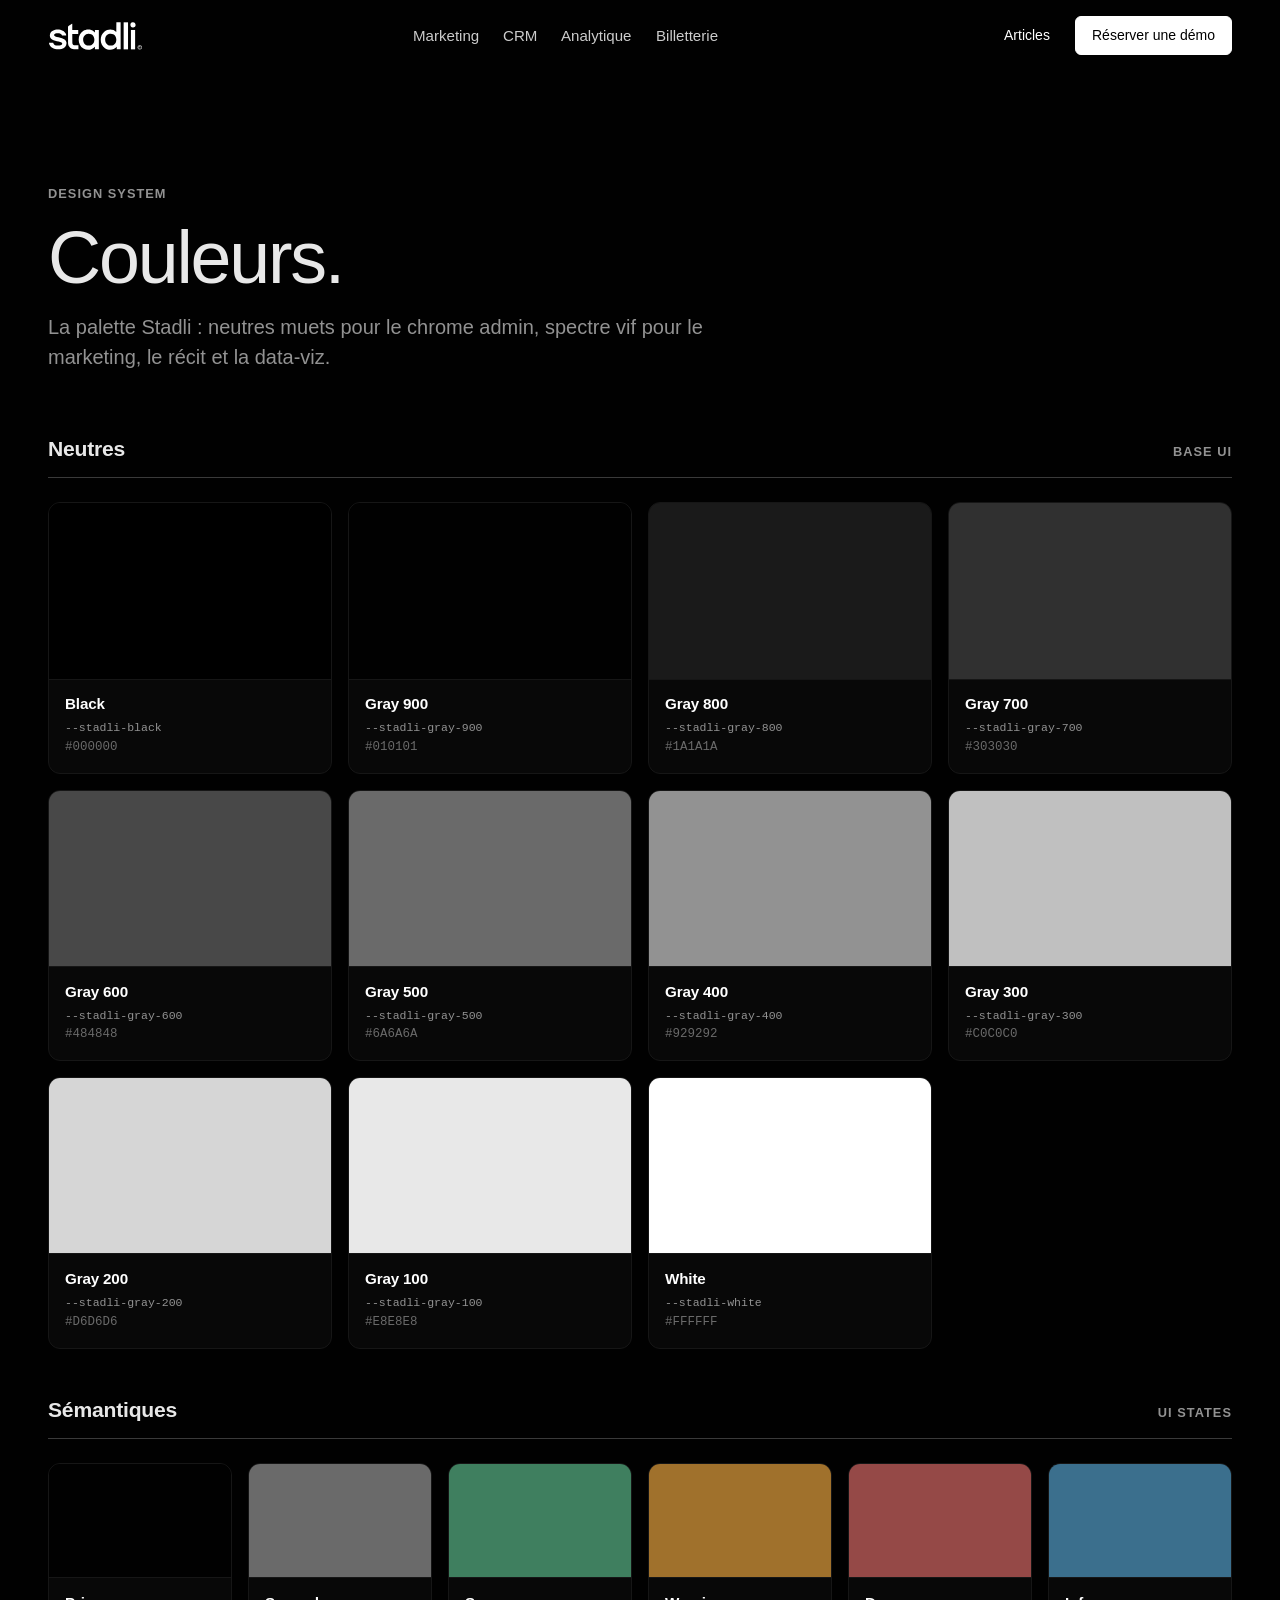
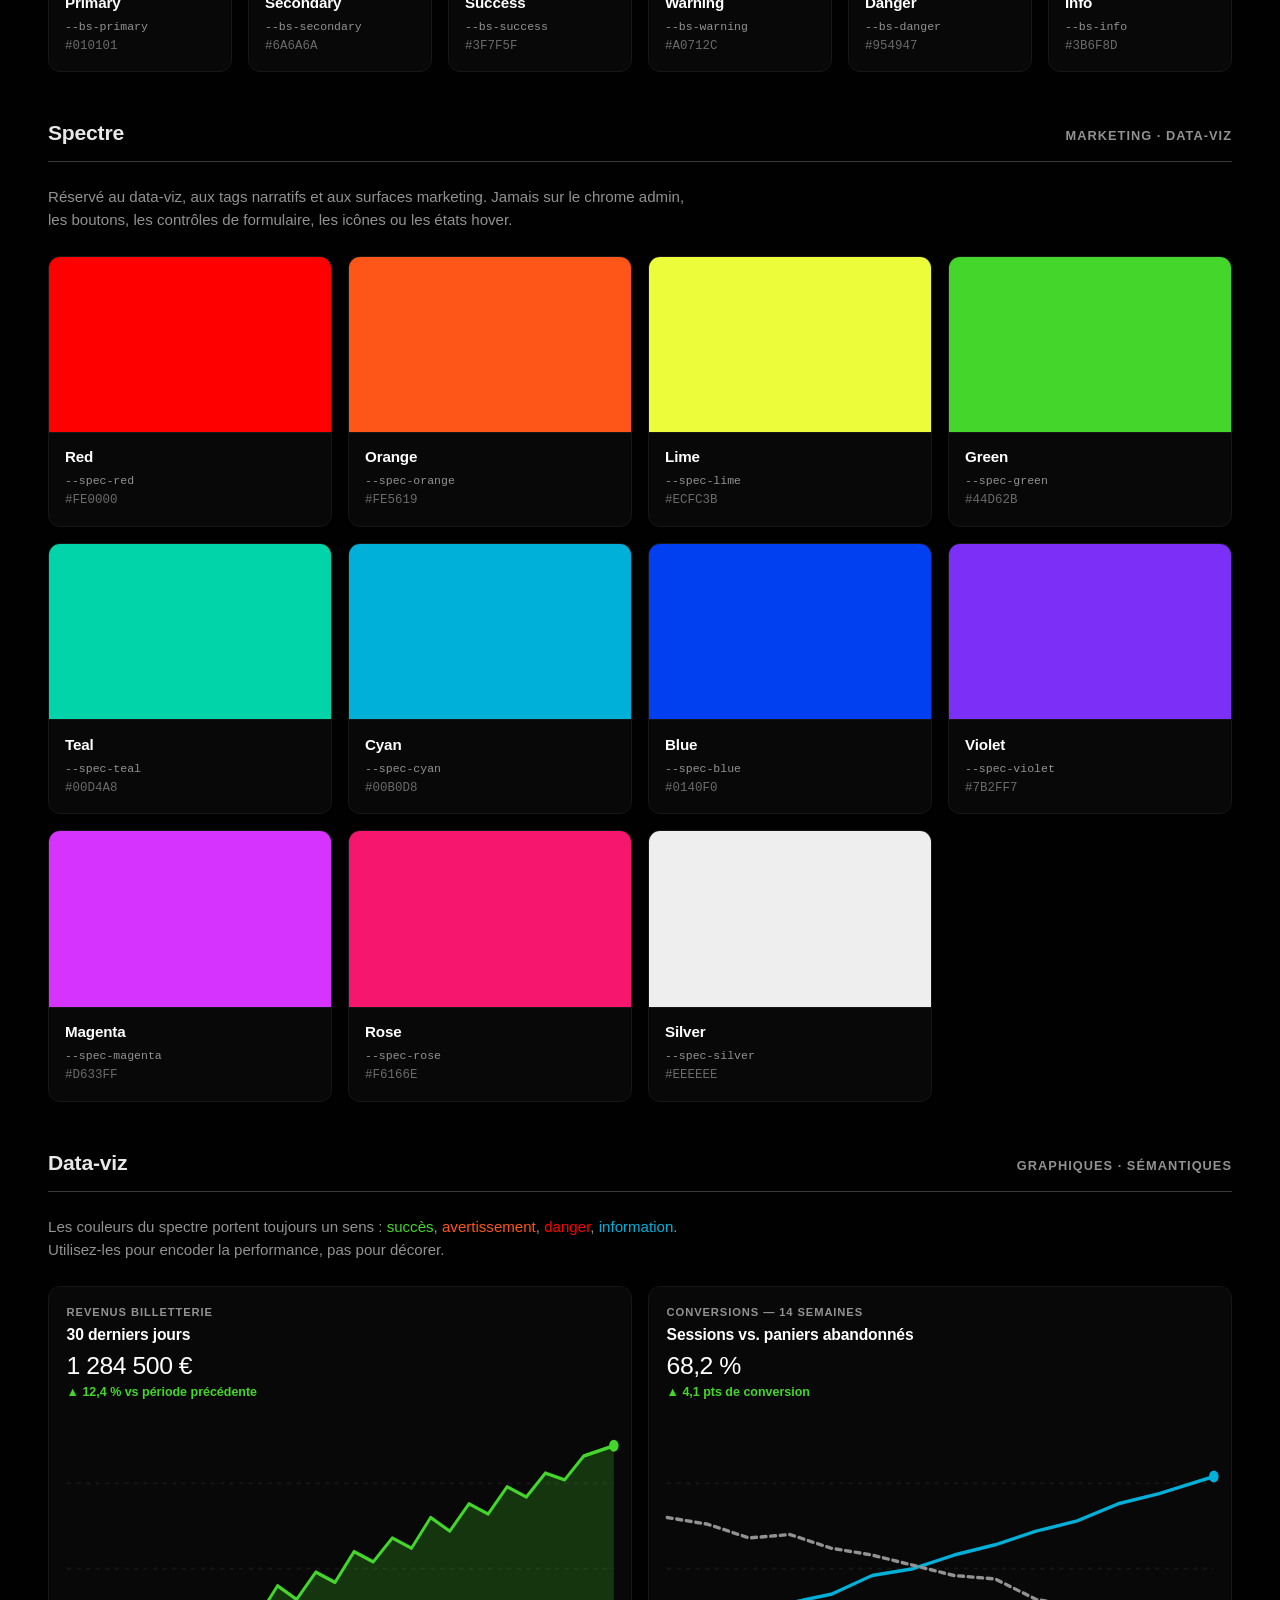
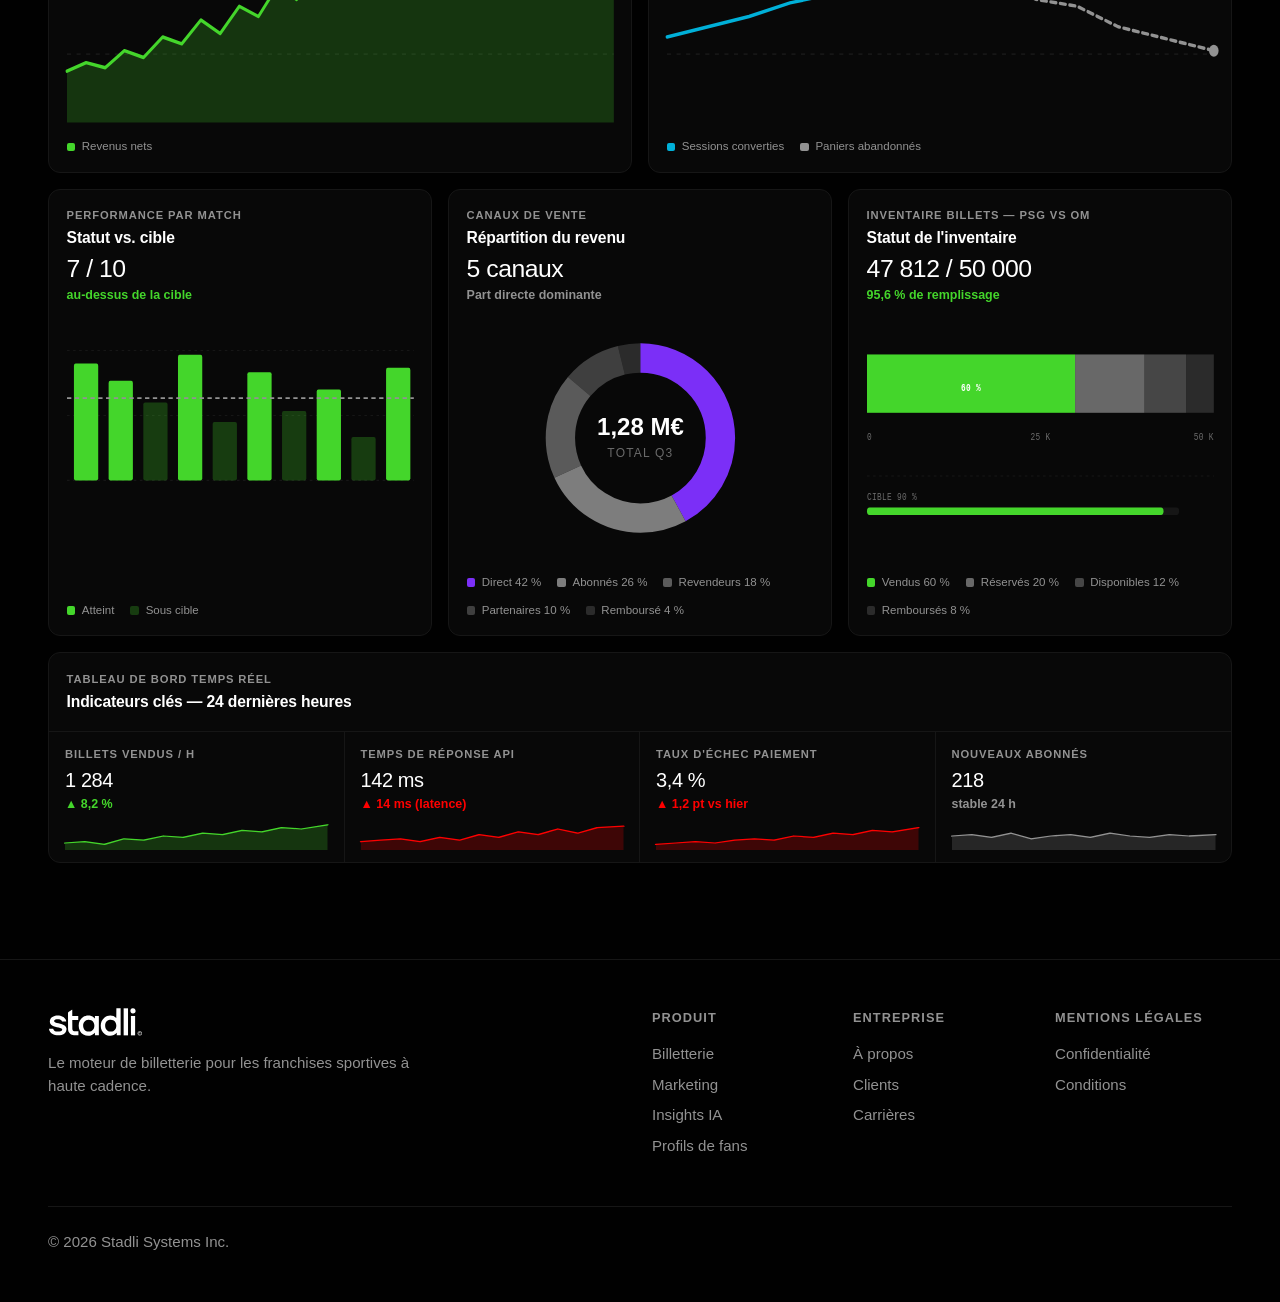
<file: style.html>
<!DOCTYPE html>
<html lang="fr" data-bs-theme="dark">
<head>
  <meta charset="UTF-8">
  <meta name="viewport" content="width=device-width, initial-scale=1.0">
  <title>Stadli  | Style Guide — Couleurs.</title>
  <meta property="og:title" content="Stadli  | Style Guide — Couleurs.">
  <meta property="og:image" content="https://stadlilandingpage.pages.dev/9d68add116347c4ed11c35ca0fee5583.jpg">
  <meta name="twitter:card" content="summary_large_image">
  <meta name="twitter:image" content="https://stadlilandingpage.pages.dev/9d68add116347c4ed11c35ca0fee5583.jpg">
  <link href="https://cdn.jsdelivr.net/npm/bootstrap@5.3.3/dist/css/bootstrap.min.css" rel="stylesheet">
  <style>
    /* * Stadli Design System - CSS Overrides 
     * Mapped from SCSS tokens & philosophy rules.
     */
    
    :root {
      /* Typography System */
      --bs-font-sans-serif: "Helvetica Neue", "Helvetica Now", "Inter", -apple-system, BlinkMacSystemFont, "Segoe UI", Roboto, sans-serif;
      --bs-body-font-family: var(--bs-font-sans-serif);
      
      /* Neutrals */
      --stadli-black: #000000;
      --stadli-white: #ffffff;
      --stadli-gray-100: #e8e8e8;
      --stadli-gray-200: #d6d6d6;
      --stadli-gray-300: #c0c0c0;
      --stadli-gray-400: #929292;
      --stadli-gray-500: #6a6a6a;
      --stadli-gray-600: #484848;
      --stadli-gray-700: #303030;
      --stadli-gray-800: #1a1a1a;
      --stadli-gray-900: #010101;

      /* UI Semantics (Muted) + RGB mappings to override BS5 internal utilities */
      --bs-primary: #010101;
      --bs-primary-rgb: 1, 1, 1;
      --bs-secondary: #6a6a6a;
      --bs-secondary-rgb: 106, 106, 106;
      --bs-success: #3f7f5f;
      --bs-success-rgb: 63, 127, 95;
      --bs-warning: #a0712c;
      --bs-warning-rgb: 160, 113, 44;
      --bs-danger: #954947;
      --bs-danger-rgb: 149, 73, 71;
      --bs-info: #3b6f8d;
      --bs-info-rgb: 59, 111, 141;

      /* Base Theme (Light) */
      --bs-body-bg: #e8e8e8;
      --bs-body-bg-rgb: 232, 232, 232;
      --bs-body-color: #010101;
      --bs-body-color-rgb: 1, 1, 1;
      --bs-secondary-color: #303030;
      --bs-tertiary-color: #484848;
      --bs-emphasis-color: #010101;
      --bs-emphasis-color-rgb: 1, 1, 1;
      --bs-border-color: #d6d6d6;
      --bs-tertiary-bg: #ffffff;
      --bs-tertiary-bg-rgb: 255, 255, 255;
      --bs-secondary-bg: #d6d6d6;
      --bs-secondary-bg-rgb: 214, 214, 214;

      /* Link Overrides */
      --bs-link-color: var(--bs-body-color);
      --bs-link-hover-color: var(--bs-secondary-color);
      --bs-link-decoration: none;

      /* Custom Token for Primary Button Text */
      --stadli-btn-primary-color: #ffffff;

      /* Spectrum Palette — data viz, narrative tags, and marketing surfaces only.
         Never on admin chrome, buttons, form controls, icons, or hover states. */
      --spec-red:     #fe0000;
      --spec-orange:  #fe5619;
      --spec-lime:    #ecfc3b;
      --spec-green:   #44d62b;
      --spec-teal:    #00d4a8;
      --spec-cyan:    #00b0d8;
      --spec-blue:    #0140f0;
      --spec-violet:  #7b2ff7;
      --spec-magenta: #d633ff;
      --spec-rose:    #f6166e;
      --spec-silver:  #eeeeee;
    }

    /* Dark Mode Overrides */
    [data-bs-theme="dark"] {
      --bs-primary: #ffffff;
      --bs-primary-rgb: 255, 255, 255;
      --bs-secondary: #929292;
      --bs-secondary-rgb: 146, 146, 146;
      --bs-success: #7ec7a3;
      --bs-success-rgb: 126, 199, 163;
      --bs-warning: #d7b06b;
      --bs-warning-rgb: 215, 176, 107;
      --bs-danger: #d28b86;
      --bs-danger-rgb: 210, 139, 134;
      --bs-info: #7cb0ce;
      --bs-info-rgb: 124, 176, 206;

      --bs-body-bg: #010101;
      --bs-body-bg-rgb: 1, 1, 1;
      --bs-body-color: #e8e8e8;
      --bs-body-color-rgb: 232, 232, 232;
      --bs-secondary-color: #929292;
      --bs-tertiary-color: #6a6a6a;
      --bs-emphasis-color: #ffffff;
      --bs-emphasis-color-rgb: 255, 255, 255;
      --bs-border-color: #161616;
      --bs-tertiary-bg: #080808;
      --bs-tertiary-bg-rgb: 8, 8, 8;
      --bs-secondary-bg: #1a1a1a;
      --bs-secondary-bg-rgb: 26, 26, 26;

      --stadli-btn-primary-color: #000000;
    }

    body {
      background-color: var(--bs-body-bg);
      color: var(--bs-body-color);
      -webkit-font-smoothing: antialiased;
      font-size: 1.078rem; /* Increased base font size by 15% */
      overflow-x: hidden;
    }

    /* Global link transitions */
    a {
      transition: color 0.15s ease, background-color 0.15s ease, border-color 0.15s ease, opacity 0.15s ease;
    }

    /* Typography Overrides */
    h1, .h1 { font-size: clamp(2.875rem, 5.75vw, 5.75rem); font-weight: 500; line-height: 1.05; letter-spacing: -0.03em; }
    h2, .h2 { font-size: clamp(2.01rem, 4.02vw, 3.16rem); font-weight: 500; line-height: 1.1; letter-spacing: -0.02em; }
    h3, .h3 { font-size: 1.32rem; font-weight: 600; letter-spacing: -0.01em; }
    
    .text-label {
      display: block;
      font-size: 0.8rem;
      text-transform: uppercase;
      letter-spacing: 0.08em;
      font-weight: 700;
    }

    /* Metric Emphasis (Oversized, tabular nums) */
    .metric-hero {
      font-size: clamp(4.025rem, 8.05vw, 7.475rem);
      font-weight: 500;
      line-height: 1;
      letter-spacing: -0.04em;
      font-variant-numeric: tabular-nums;
    }

    /* Rotating Hero Word */
    .rotating-word {
      display: inline-block;
      color: var(--rotating-color, var(--spec-violet));
      transition: opacity 750ms cubic-bezier(0.2, 0.8, 0.2, 1),
                  transform 750ms cubic-bezier(0.2, 0.8, 0.2, 1),
                  filter 750ms cubic-bezier(0.2, 0.8, 0.2, 1);
      will-change: opacity, transform, filter;
    }
    /* Subtle white shimmer for the intro word — mirrors AI component motif */
    .rotating-word.shimmer-text {
      background: linear-gradient(
        90deg,
        rgba(255, 255, 255, 1) 0%,
        rgba(255, 255, 255, 0.55) 45%,
        rgba(255, 255, 255, 1) 50%,
        rgba(255, 255, 255, 0.55) 55%,
        rgba(255, 255, 255, 1) 100%
      );
      background-size: 200% 100%;
      -webkit-background-clip: text;
      background-clip: text;
      -webkit-text-fill-color: transparent;
      color: transparent;
      animation: text-shimmer 3s ease-in-out infinite;
    }
    @keyframes text-shimmer {
      0%   { background-position: 100% 0; }
      100% { background-position: -100% 0; }
    }
    @media (prefers-reduced-motion: reduce) {
      .rotating-word.shimmer-text { animation: none; }
    }
    /* Outgoing: fade up + blur out */
    .rotating-word.is-exiting {
      opacity: 0;
      transform: translateY(-0.45em);
      filter: blur(12px);
    }
    /* Incoming start state: below, blurred, invisible — no transition so it
       snaps into place before being removed to reveal with animation. */
    .rotating-word.is-entering {
      opacity: 0;
      transform: translateY(0.45em);
      filter: blur(12px);
      transition: none;
    }
    @media (prefers-reduced-motion: reduce) {
      .rotating-word,
      .rotating-word.is-entering {
        transition: none;
      }
      .rotating-word.is-exiting {
        opacity: 0;
        transform: none;
        filter: none;
      }
    }

    /* Section Spacing Overrides */
    section[id] {
      padding-top: 6rem !important;
      padding-bottom: 6rem !important;
    }
    @media (min-width: 992px) {
      section[id] {
        padding-top: 9.5rem !important;
        padding-bottom: 9.5rem !important;
      }
    }

    /* Components - Buttons (Monochrome strictly enforced via component variables) */
    .btn {
      --bs-btn-focus-box-shadow: 0 0 0 0.2rem rgba(var(--bs-emphasis-color-rgb), 0.12);
      font-weight: 500;
      border-radius: 0.375rem;
      padding: 0.5rem 1rem;
      transition: color 0.15s ease, background-color 0.15s ease, border-color 0.15s ease;
    }
    .btn-primary {
      --bs-btn-color: var(--stadli-btn-primary-color);
      --bs-btn-bg: var(--bs-primary);
      --bs-btn-border-color: var(--bs-primary);
      --bs-btn-hover-color: var(--stadli-btn-primary-color);
      --bs-btn-hover-bg: var(--bs-primary);
      --bs-btn-hover-border-color: var(--bs-primary);
      --bs-btn-active-color: var(--stadli-btn-primary-color);
      --bs-btn-active-bg: var(--bs-primary);
      --bs-btn-active-border-color: var(--bs-primary);
    }
    /* Default border-secondary to 0.3 opacity across the whole site */
    .border-secondary {
      --bs-border-opacity: 0.3;
    }
    .btn-outline-secondary {
      --bs-btn-color: var(--bs-body-color);
      --bs-btn-bg: transparent;
      --bs-btn-border-color: var(--bs-border-color);
      --bs-btn-hover-color: var(--bs-body-color);
      --bs-btn-hover-bg: var(--bs-secondary-bg);
      --bs-btn-hover-border-color: var(--bs-border-color);
      --bs-btn-active-color: var(--bs-body-color);
      --bs-btn-active-bg: var(--bs-secondary-bg);
      --bs-btn-active-border-color: var(--bs-border-color);
    }
    .btn-ghost {
      --bs-btn-color: var(--bs-body-color);
      --bs-btn-bg: transparent;
      --bs-btn-border-color: transparent;
      --bs-btn-hover-color: var(--bs-body-color);
      --bs-btn-hover-bg: var(--bs-secondary-bg);
      --bs-btn-hover-border-color: transparent;
      --bs-btn-active-color: var(--bs-body-color);
      --bs-btn-active-bg: var(--bs-secondary-bg);
      --bs-btn-active-border-color: transparent;
    }

    /* Components - Cards (Flat, no shadows) */
    .card {
      --bs-card-bg: var(--bs-tertiary-bg);
      --bs-card-border-color: var(--bs-border-color);
      --bs-card-border-radius: 0.5rem;
      --bs-card-box-shadow: none;
      transition: transform 0.15s ease, background-color 0.15s ease, border-color 0.15s ease;
    }
    .card-hover {
      transition: transform 0.15s ease, background-color 0.15s ease, border-color 0.15s ease;
    }
    .card-hover:hover {
      transform: translateY(-2px);
    }
    
    /* Rounded Overrides */
    .rounded-4 { border-radius: 0.75rem !important; }
    
    /* Patterns & Motifs */
    .bg-dot-grid {
      background-image: radial-gradient(var(--bs-border-color) 1px, transparent 1px);
      background-size: 24px 24px;
    }
    .slash-pattern {
      background: repeating-linear-gradient(
        45deg,
        transparent,
        transparent 10px,
        rgba(0,0,0,0.03) 10px,
        rgba(0,0,0,0.03) 12px
      );
    }

    /* AI Badge Pattern */
    .badge-ai {
      position: relative;
      display: inline-flex;
      align-items: center;
      padding: 0.25rem 0.6rem;
      font-size: 0.86rem;
      font-weight: 700;
      color: var(--bs-body-color);
      background: transparent;
      border: 1px solid var(--bs-border-color);
      border-radius: 50rem;
      overflow: hidden;
      letter-spacing: 0.08em;
      text-transform: uppercase;
      line-height: 1;
    }
    .badge-ai::before {
      content: "";
      position: absolute;
      top: 0; left: -100%; width: 200%; height: 100%;
      background: linear-gradient(90deg, transparent, rgba(var(--bs-emphasis-color-rgb), 0.1), transparent);
      animation: badge-shimmer 2.4s ease-in-out infinite;
    }
    @keyframes badge-shimmer {
      0% { transform: translateX(-50%); }
      100% { transform: translateX(100%); }
    }

    /* AI Builder Zone Motif — subtle shimmer border */
    .ai-builder-zone {
      position: relative;
      border: 1px solid var(--bs-border-color);
      border-radius: 0.75rem;
      background-color: var(--bs-body-bg);
      overflow: hidden;
    }
    .ai-builder-zone::before {
      content: "";
      position: absolute;
      top: 0; left: -100%; width: 200%; height: 2px;
      background: linear-gradient(
        90deg,
        transparent 0%,
        transparent 35%,
        rgba(var(--bs-emphasis-color-rgb), 0.1) 50%,
        transparent 65%,
        transparent 100%
      );
      animation: ai-zone-shimmer 3s ease-in-out infinite;
      pointer-events: none;
    }
    @keyframes ai-zone-shimmer {
      0%   { transform: translateX(-50%); opacity: 0; }
      25%  { opacity: 1; }
      75%  { opacity: 1; }
      100% { transform: translateX(50%); opacity: 0; }
    }

    /* Spectrum Classes for Marketing ONLY */
    .bg-spec-lime { background-color: var(--spec-lime); color: var(--stadli-black); border-color: var(--spec-lime); }
    .bg-spec-blue { background-color: var(--spec-blue); color: var(--stadli-white); border-color: var(--spec-blue); }
    
    /* Utilities */
    .container-fluid {
      max-width: 1280px;
      margin-left: auto;
      margin-right: auto;
    }
    
    .min-vh-80 { min-height: 80vh; }
    
    .backdrop-blur-md {
      backdrop-filter: blur(12px);
      -webkit-backdrop-filter: blur(12px);
    }

    .tooltip-pill { --bs-tooltip-opacity: 1; }
    .tooltip-pill .tooltip-inner {
      display: inline-flex;
      align-items: center;
      gap: 0.5rem;
      padding: 0.5rem 0.875rem;
      border-radius: 9999px;
      background-color: rgba(0, 0, 0, 0.5);
      border: 1px solid rgba(var(--bs-secondary-rgb), 0.25);
      backdrop-filter: blur(12px);
      -webkit-backdrop-filter: blur(12px);
      color: #fff;
      font-weight: 500;
      max-width: none;
    }
    .tooltip-pill .tooltip-arrow { display: none !important; }
    .tooltip-pill-dot {
      width: 8px;
      height: 8px;
      border-radius: 9999px;
      background-color: var(--spec-violet);
      display: inline-block;
    }
    
    .bg-glass {
      background-color: rgba(var(--bs-tertiary-bg-rgb), 0.6) !important;
    }

    .bg-glass-transparent {
      background-color: rgba(255, 255, 255, 0.05) !important;
      border-color: rgba(255, 255, 255, 0.15) !important;
    }

    /* Navbar Transitions */
    #navbar {
      transition: background-color 0.3s ease, backdrop-filter 0.3s ease, border-color 0.3s ease;
    }
    .navbar-transparent {
      background-color: transparent !important;
      border-color: transparent !important;
      backdrop-filter: none !important;
      -webkit-backdrop-filter: none !important;
    }
    .navbar-scrolled {
      background-color: rgba(var(--bs-body-bg-rgb), 0.75) !important;
      backdrop-filter: blur(12px);
      -webkit-backdrop-filter: blur(12px);
      border-bottom: 1px solid var(--bs-border-color) !important;
    }

    /* Navbar Contextual Colors */
    .navbar-brand-logo {
      color: var(--bs-emphasis-color);
      transition: color 0.3s ease;
    }
    .navbar-link {
      color: var(--bs-secondary-color);
      transition: color 0.3s ease;
    }
    .navbar-link:hover {
      color: var(--bs-emphasis-color);
    }
    .navbar-transparent .navbar-brand-logo {
      color: #ffffff !important;
    }
    .navbar-transparent .navbar-link {
      color: rgba(255, 255, 255, 0.8) !important;
    }
    .navbar-transparent .navbar-link:hover {
      color: #ffffff !important;
    }
    .navbar-transparent .navbar-ghost-btn {
      --bs-btn-color: #ffffff;
      --bs-btn-hover-color: #ffffff;
      --bs-btn-hover-bg: rgba(255, 255, 255, 0.15);
    }

    /* Scroll Reveal Animations */
    .reveal {
      opacity: 0;
      filter: blur(15px);
      transform: translateY(30px);
      transition: opacity 0.8s ease-out, filter 0.8s ease-out, transform 0.8s cubic-bezier(0.16, 1, 0.3, 1);
      will-change: opacity, filter, transform;
    }
    .reveal-slow {
      opacity: 0;
      filter: blur(20px);
      transition: opacity 2.5s ease-out, filter 2.5s ease-out;
      will-change: opacity, filter;
    }
    .reveal.active, .reveal-slow.active {
      opacity: 1;
      filter: blur(0);
      transform: translateY(0);
    }
    .delay-100 { transition-delay: 100ms; }
    .delay-200 { transition-delay: 200ms; }
    .delay-300 { transition-delay: 300ms; }
    .delay-400 { transition-delay: 400ms; }
    .delay-500 { transition-delay: 500ms; }
    .delay-600 { transition-delay: 600ms; }

    /* Per-word stagger for the hero headline. The h1 keeps `.reveal` so the
       IntersectionObserver still toggles `.active`, but `.reveal-passthrough`
       suppresses the container's own fade/blur/slide so only the child
       .hero-word spans animate. */
    .reveal.reveal-passthrough {
      opacity: 1;
      filter: none;
      transform: none;
      transition: none;
    }
    .hero-word {
      display: inline-block;
      opacity: 0;
      filter: blur(15px);
      transform: translateY(30px);
      transition: opacity 0.8s ease-out,
                  filter 0.8s ease-out,
                  transform 0.8s cubic-bezier(0.16, 1, 0.3, 1);
      will-change: opacity, filter, transform;
    }
    .reveal.active .hero-word {
      opacity: 1;
      filter: blur(0);
      transform: translateY(0);
    }
    .reveal.active .hero-word:nth-child(1) { transition-delay: 0ms; }
    .reveal.active .hero-word:nth-child(2) { transition-delay: 120ms; }
    .reveal.active .hero-word:nth-child(3) { transition-delay: 240ms; }
    .reveal.active .hero-word:nth-child(4) { transition-delay: 360ms; }
    .reveal.active .hero-word:nth-child(5) { transition-delay: 480ms; }
    .reveal.active .hero-word:nth-child(6) { transition-delay: 600ms; }
    @media (prefers-reduced-motion: reduce) {
      .hero-word {
        transition: none !important;
        opacity: 1 !important;
        filter: blur(0) !important;
        transform: none !important;
      }
    }

    @media (prefers-reduced-motion: reduce) {
      .reveal, .reveal-slow {
        transition: none !important;
        opacity: 1 !important;
        filter: blur(0) !important;
        transform: translateY(0) !important;
      }
    }

    /* Mockup interior stagger — children of .mockup-stagger fade in
       sequentially once their nearest .reveal ancestor becomes active.
       Base delay sits past the headline/text delays so the mockup
       "fills in" after the section copy. Opacity-only transition keeps
       this safe alongside elements that already use transform/filter
       (e.g. the fan-card stack, ana-vignette overlay). */
    .mockup-stagger {
      --stagger-base: 350ms;
      --stagger-step: 110ms;
    }
    /* !important on opacity + transition is needed because some mockup
       children set opacity explicitly (e.g. .mfc-ghost-card) or use a
       `transition: all` shorthand (e.g. .mfc-card) with a snappy curve
       that would otherwise win and make the fade feel abrupt. */
    .mockup-stagger > * {
      opacity: 0 !important;
      transition: opacity 0.8s ease-out !important;
      will-change: opacity;
    }
    .reveal.active .mockup-stagger > *,
    .reveal-slow.active .mockup-stagger > * {
      opacity: 1 !important;
    }
    .mockup-stagger > *:nth-child(1)  { transition-delay: calc(var(--stagger-base) + var(--stagger-step) * 0) !important; }
    .mockup-stagger > *:nth-child(2)  { transition-delay: calc(var(--stagger-base) + var(--stagger-step) * 1) !important; }
    .mockup-stagger > *:nth-child(3)  { transition-delay: calc(var(--stagger-base) + var(--stagger-step) * 2) !important; }
    .mockup-stagger > *:nth-child(4)  { transition-delay: calc(var(--stagger-base) + var(--stagger-step) * 3) !important; }
    .mockup-stagger > *:nth-child(5)  { transition-delay: calc(var(--stagger-base) + var(--stagger-step) * 4) !important; }
    .mockup-stagger > *:nth-child(6)  { transition-delay: calc(var(--stagger-base) + var(--stagger-step) * 5) !important; }
    .mockup-stagger > *:nth-child(7)  { transition-delay: calc(var(--stagger-base) + var(--stagger-step) * 6) !important; }
    .mockup-stagger > *:nth-child(8)  { transition-delay: calc(var(--stagger-base) + var(--stagger-step) * 7) !important; }
    .mockup-stagger > *:nth-child(n+9){ transition-delay: calc(var(--stagger-base) + var(--stagger-step) * 8) !important; }

    @media (prefers-reduced-motion: reduce) {
      .mockup-stagger > * {
        transition: none !important;
        opacity: 1 !important;
      }
    }

    /* ============================================
       MOCKUP FRAMES — Fluid UI previews
       Registered as an inline-size container so inner
       mockups can use cqi units to scale proportionally.
       Each mockup sizes to its own content; the hero
       keeps aspect-ratio: 2/1 for its absolute children.
       ============================================ */
    .mockup-frame {
      container-type: inline-size;
      width: 100%;
      position: relative;
      overflow: hidden;
    }
    .mockup-frame > .mockup-content {
      width: 100%;
      font-family: var(--bs-font-sans-serif);
      color: var(--stadli-gray-100);
    }

    /* ── Hero Mockup — Bento Command Center ── */
    .mockup-bento {
      width: 100%;
      aspect-ratio: 18 / 9;
      max-height: 720px;
      background-color: var(--bs-body-bg);
      padding: 2.2cqi;
      display: grid;
      grid-template-columns: 2.2fr 1fr 1.6fr;
      grid-template-rows: 1.1fr 1fr;
      gap: 1.5cqi;
    }
    @media (max-width: 767.98px) {
      .mockup-bento {
        aspect-ratio: auto;
        grid-template-columns: 1fr;
        grid-template-rows: auto;
        max-height: none;
      }
    }

    .bento-card {
      background-color: var(--stadli-gray-900);
      border: 1px solid var(--stadli-gray-800);
      border-radius: 1.25cqi;
      padding: 1.8cqi;
      display: flex;
      flex-direction: column;
      position: relative;
      overflow: hidden;
    }

    .bento-card-header {
      display: flex;
      justify-content: space-between;
      align-items: center;
      margin-bottom: 1cqi;
      z-index: 2;
    }

    .bento-title {
      font-size: clamp(7.6px, 1.1875cqi, 24.7px);
      color: var(--stadli-gray-400);
      text-transform: uppercase;
      letter-spacing: 0.1em;
      font-weight: 700;
      margin: 0;
    }

    .bento-value {
      font-size: clamp(17.1px, 3.99cqi, 76px);
      color: var(--stadli-white);
      font-weight: 500;
      font-variant-numeric: tabular-nums;
      line-height: 1;
      letter-spacing: -0.02em;
      z-index: 2;
    }

    /* Live Indicator */
    .bento-live {
      display: inline-flex;
      align-items: center;
      gap: 0.6cqi;
      font-size: clamp(6.65px, 0.9975cqi, 20.9px);
      color: var(--stadli-gray-300);
      font-weight: 700;
      text-transform: uppercase;
      letter-spacing: 0.1em;
    }
    .bento-live-dot {
      width: 0.6cqi;
      height: 0.6cqi;
      border-radius: 50%;
      background-color: var(--spec-red);
      animation: bento-pulse-red 2s infinite cubic-bezier(0.4, 0, 0.2, 1);
    }
    @keyframes bento-pulse-red {
      0%   { box-shadow: 0 0 0 0 rgba(254, 0, 0, 0.8); }
      70%  { box-shadow: 0 0 0 0.8cqi rgba(254, 0, 0, 0); }
      100% { box-shadow: 0 0 0 0 rgba(254, 0, 0, 0); }
    }

    /* 1. Revenue (Large Top Left) */
    .bento-revenue { grid-column: 1 / 2; grid-row: 1 / 2; }
    .bento-rev-chart {
      position: absolute;
      bottom: 0;
      left: 0;
      width: 100%;
      height: 60%;
      z-index: 1;
    }
    .bento-rev-chart svg { width: 100%; height: 100%; overflow: visible; }

    /* 2. Carts (Small Top Middle) */
    .bento-carts { grid-column: 2 / 3; grid-row: 1 / 2; }
    .bento-trend-up {
      font-size: clamp(7.6px, 1.33cqi, 24.7px);
      color: var(--bs-success);
      font-weight: 500;
      margin-top: 0.5cqi;
    }
    .bento-bar-chart {
      display: flex;
      align-items: flex-end;
      gap: 0.5cqi;
      height: 3.5cqi;
      margin-top: auto;
    }
    .bento-bar {
      flex: 1;
      background-color: var(--stadli-gray-700);
      border-radius: 2px 2px 0 0;
    }
    .bento-bar.active { background-color: var(--bs-success); }

    /* 3. AI Insight (Bottom Left) — uses .ai-builder-zone shimmer pattern */
    .bento-ai {
      grid-column: 1 / 2;
      grid-row: 2 / 3;
    }
    .bento-ai::before {
      content: "";
      position: absolute;
      top: 0; left: -100%; width: 200%; height: 2px;
      background: linear-gradient(
        90deg,
        transparent 0%,
        transparent 35%,
        rgba(var(--bs-emphasis-color-rgb), 0.1) 50%,
        transparent 65%,
        transparent 100%
      );
      animation: ai-zone-shimmer 3s ease-in-out infinite;
      pointer-events: none;
      z-index: 2;
    }
    .bento-ai-text {
      font-size: clamp(9.5px, 1.5675cqi, 30.4px);
      color: var(--stadli-gray-200);
      line-height: 1.4;
      margin-top: 0.5cqi;
      margin-bottom: 1.5cqi;
      max-width: 90%;
    }
    .bento-ai-highlight { color: var(--stadli-white); font-weight: 500; }
    .bento-ai-action {
      margin-top: auto;
      align-self: flex-start;
      background-color: var(--stadli-white);
      color: var(--stadli-black);
      padding: 0.8cqi 1.5cqi;
      border-radius: 0.6cqi;
      font-size: clamp(7.6px, 1.33cqi, 24.7px);
      font-weight: 600;
      display: inline-flex;
      align-items: center;
      gap: 0.6cqi;
      border: none;
    }

    /* 4. Fan Profile (Small Bottom Middle) */
    .bento-fan { grid-column: 2 / 3; grid-row: 2 / 3; display: flex; flex-direction: column; }
    .bento-fan-avatar {
      width: 3.5cqi;
      height: 3.5cqi;
      border-radius: 50%;
      background-color: var(--stadli-gray-700);
      overflow: hidden;
      border: 1px solid var(--stadli-gray-600);
    }
    .bento-fan-avatar img { width: 100%; height: 100%; object-fit: cover; display: block; }
    .bento-fan-name { font-size: clamp(11.4px, 1.6625cqi, 34.2px); font-weight: 600; color: var(--stadli-white); line-height: 1.1; letter-spacing: -0.01em; margin-top: 0.5cqi; }
    .bento-fan-role { font-size: clamp(8.55px, 1.235cqi, 22.8px); color: var(--bs-success); font-weight: 500; margin-top: 0.2cqi; display: flex; align-items: center; gap: 0.4cqi; }
    .bento-fan-role-dot { width: 6px; height: 6px; border-radius: 50%; background-color: var(--bs-success); animation: bento-pulse-green 2s infinite; }

    @keyframes bento-pulse-green {
      0%   { box-shadow: 0 0 0 0 rgba(68, 214, 43, 0.4); }
      70%  { box-shadow: 0 0 0 0.6cqi rgba(68, 214, 43, 0); }
      100% { box-shadow: 0 0 0 0 rgba(68, 214, 43, 0); }
    }

    /* 5. Live Feed (Tall Right) */
    .bento-feed { grid-column: 3 / 4; grid-row: 1 / 3; display: flex; flex-direction: column; }
    .bento-feed-wrapper {
      margin-top: 1cqi;
      flex: 1;
      overflow: hidden;
      position: relative;
    }
    .bento-feed-overlay {
      position: absolute;
      bottom: 0;
      left: 0;
      width: 100%;
      height: 60%;
      background: linear-gradient(to bottom, rgba(1, 1, 1, 0) 0%, var(--stadli-gray-900) 90%);
      pointer-events: none;
      z-index: 5;
    }
    .bento-feed-list {
      display: flex;
      flex-direction: column;
      animation: bento-feed-scroll 12s linear infinite;
    }
    .bento-feed .feed-set {
      display: flex;
      flex-direction: column;
      gap: 1.2cqi;
      padding-bottom: 1.2cqi;
    }
    .bento-feed:hover .bento-feed-list {
      animation-play-state: paused;
    }
    @keyframes bento-feed-scroll {
      0%   { transform: translateY(0); }
      100% { transform: translateY(-50%); }
    }
    .bento-feed .feed-item {
      display: flex;
      align-items: center;
      gap: 1cqi;
    }
    .bento-feed .feed-content {
      display: flex;
      flex-direction: column;
      gap: 0.2cqi;
      min-width: 0;
    }
    .bento-feed .feed-text {
      font-size: clamp(7.6px, 1.33cqi, 24.7px);
      color: var(--stadli-white);
      white-space: nowrap;
      overflow: hidden;
      text-overflow: ellipsis;
      font-weight: 500;
    }
    .bento-feed .feed-subtext {
      font-size: clamp(6.65px, 1.045cqi, 20.9px);
      color: var(--stadli-gray-500);
    }
    .bento-feed .feed-time {
      margin-left: auto;
      font-size: clamp(6.65px, 1.045cqi, 20.9px);
      color: var(--stadli-gray-600);
      font-variant-numeric: tabular-nums;
    }

    /* Mockup card-header file path — truncate on narrow viewports so the
       long ".tsx" path doesn't push the traffic-light dots off-screen. */
    .mockup-file-path {
      flex: 1;
      min-width: 0;
      overflow: hidden;
      text-overflow: ellipsis;
      white-space: nowrap;
      font-size: 0.817rem;
    }
    @media (max-width: 767.98px) {
      .mockup-file-path {
        font-size: 0.57rem;
      }
    }

    /* Hero dashboard card — responsive mask + overlap with next section.
       On small screens, the mockup-bento stacks vertically, so a
       large negative margin and aggressive mask would hide nearly all of it.
       Scale both up on wider viewports where the mockup has room to breathe. */
    .hero-dashboard-card {
      mask-image: linear-gradient(to bottom, black 80%, transparent 100%);
      -webkit-mask-image: linear-gradient(to bottom, black 80%, transparent 100%);
      margin-bottom: -2rem;
    }
    @media (min-width: 768px) {
      .hero-dashboard-card {
        mask-image: linear-gradient(to bottom, black 70%, transparent 100%);
        -webkit-mask-image: linear-gradient(to bottom, black 70%, transparent 100%);
        margin-bottom: -5rem;
      }
    }
    @media (min-width: 992px) {
      .hero-dashboard-card {
        mask-image: linear-gradient(to bottom, black 65%, transparent 100%);
        -webkit-mask-image: linear-gradient(to bottom, black 65%, transparent 100%);
        margin-bottom: -150px;
      }
    }

    /* ── Marketing — Email Builder ── */
    .mockup-marketing {
      width: 100%;
      background-color: var(--bs-body-bg);
      display: flex;
    }
    .mockup-marketing .mkt-sidebar {
      width: 28cqi;
      min-width: 28cqi;
      padding: 2.3cqi 2cqi;
      border-right: 1px solid var(--stadli-gray-700);
      display: flex;
      flex-direction: column;
      gap: 1.3cqi;
    }
    .mockup-marketing .mkt-title {
      font-size: clamp(9.5px, 1.425cqi, 24.7px);
      font-weight: 500;
      color: var(--stadli-gray-200);
      margin-bottom: 0.3cqi;
    }
    .mockup-marketing .mkt-block {
      display: flex;
      align-items: center;
      gap: 1.2cqi;
      padding: 1.3cqi 1.5cqi;
      border: 1px solid var(--stadli-gray-600);
      border-radius: 8px;
    }
    .mockup-marketing .mkt-block-icon {
      width: 2.3cqi;
      height: 2.3cqi;
      display: flex;
      align-items: center;
      justify-content: center;
      flex-shrink: 0;
    }
    .mockup-marketing .mkt-block-icon svg {
      width: 1.7cqi;
      height: 1.7cqi;
      stroke: var(--stadli-gray-400);
      fill: none;
      stroke-width: 1.5;
      stroke-linecap: round;
      stroke-linejoin: round;
    }
    .mockup-marketing .mkt-block-label {
      font-size: clamp(8.55px, 1.235cqi, 20.9px);
      font-weight: 500;
      color: var(--stadli-gray-300);
    }
    .mockup-marketing .mkt-block-wrapper {
      position: relative;
    }
    .mockup-marketing .mkt-block.is-dragging {
      transform: translate(5cqi, 0);
      border-color: var(--stadli-gray-300);
      background-color: var(--stadli-gray-800);
      z-index: 2;
      position: relative;
    }
    .mockup-marketing .mkt-motion-lines {
      position: absolute;
      top: 50%;
      right: calc(100% - 4.7cqi);
      transform: translateY(-50%);
      display: flex;
      flex-direction: column;
      gap: 5px;
      z-index: 1;
      pointer-events: none;
    }
    .mockup-marketing .mkt-motion-lines span {
      display: block;
      height: 2px;
      border-radius: 1px;
      background-color: var(--stadli-gray-500);
    }
    .mockup-marketing .mkt-motion-lines span:nth-child(1) { width: 2.7cqi; opacity: 0.5; }
    .mockup-marketing .mkt-motion-lines span:nth-child(2) { width: 4cqi; opacity: 0.7; }
    .mockup-marketing .mkt-motion-lines span:nth-child(3) { width: 4.7cqi; opacity: 0.9; }
    .mockup-marketing .mkt-motion-lines span:nth-child(4) { width: 3.3cqi; opacity: 0.6; }
    .mockup-marketing .mkt-cursor {
      position: absolute;
      bottom: -0.7cqi;
      right: -3.7cqi;
      z-index: 3;
      pointer-events: none;
    }
    .mockup-marketing .mkt-cursor svg { width: 2.7cqi; height: 2.7cqi; }
    .mockup-marketing .mkt-preview {
      flex: 1;
      padding: 2.7cqi 3.3cqi;
      display: flex;
      align-items: center;
      justify-content: center;
    }
    .mockup-marketing .mkt-email {
      width: 100%;
      max-width: 40cqi;
      border: 1px solid var(--stadli-gray-600);
      border-radius: 0.75rem;
      padding: 3cqi 2.7cqi;
      display: flex;
      flex-direction: column;
      align-items: center;
      gap: 1cqi;
      background-color: rgba(255, 255, 255, 0.02);
    }
    .mockup-marketing .mkt-email-heading {
      font-size: clamp(9.5px, 1.425cqi, 22.8px);
      font-weight: 500;
      color: var(--stadli-gray-300);
      text-align: center;
      letter-spacing: 1px;
      line-height: 1.15;
      text-transform: uppercase;
      margin: 0;
    }
    .mockup-marketing .mkt-email-image {
      width: 100%;
      border-radius: 6px;
      overflow: hidden;
    }
    .mockup-marketing .mkt-email-image img {
      width: 100%;
      height: 18cqi;
      object-fit: cover;
      display: block;
    }
    .mockup-marketing .mkt-email-subheading {
      font-size: clamp(11.4px, 1.9cqi, 33.25px);
      font-weight: 700;
      padding-top: 0.5cqi;
      color: var(--stadli-gray-200);
      text-align: center;
      line-height: 1.2;
      margin: 0;
    }
    .mockup-marketing .mkt-email-body {
      font-size: clamp(8.55px, 1.235cqi, 22.8px);
      font-weight: 400;
      color: var(--stadli-gray-300);
      text-align: center;
      line-height: 1.4;
      margin: 0;
    }
    .mockup-marketing .mkt-email-cta {
      display: inline-flex;
      align-items: center;
      justify-content: center;
      padding: 1.2cqi 4cqi;
      background-color: var(--stadli-gray-200);
      color: var(--stadli-gray-900);
      font-size: clamp(7.6px, 1.14cqi, 19px);
      font-weight: 500;
      letter-spacing: 1.5px;
      text-transform: uppercase;
      border: none;
      border-radius: 6px;
      text-decoration: none;
    }

    /* ── CRM — Fan Profile Card Stack (3-up carousel) ── */
    .mockup-fan-card {
      /* Component tokens — aligned to the focused card aesthetic */
      --mfc-card-bg: var(--stadli-gray-800);
      --mfc-card-border: rgba(255, 255, 255, 0.04);
      --mfc-stat-bg: var(--stadli-gray-900);
      --mfc-accent-green: var(--bs-success);
      --mfc-text-primary: var(--stadli-white);
      --mfc-text-secondary: var(--stadli-gray-400);

      width: 100%;
      padding: 2.5cqi 2cqi;
      background-color: var(--bs-body-bg);
      display: flex;
      align-items: center;
      justify-content: center;
      position: relative;
      overflow: hidden;
    }

    /* Stage holds the 3-card stack */
    .mockup-fan-card .mfc-stage {
      position: relative;
      width: 100%;
      height: 44cqi;
      display: flex;
      align-items: center;
      justify-content: center;
    }

    /* Base styling for all cards in the stack */
    .mockup-fan-card .mfc-card {
      position: absolute;
      top: 50%;
      left: 50%;
      max-height: 100%;
      background-color: var(--mfc-card-bg);
      border: 1px solid var(--mfc-card-border);
      border-radius: 1.3cqi;
      padding: 2cqi 1.5cqi 1.5cqi;
      display: flex;
      flex-direction: column;
      align-items: center;
      box-shadow: 0 25px 50px -12px rgba(0, 0, 0, 0.6);
      transition: all 0.4s cubic-bezier(0.16, 1, 0.3, 1);
    }

    /* Main focused card */
    .mockup-fan-card .mfc-main-card {
      transform: translate(-50%, -50%);
      z-index: 3;
    }

    /* Blurred ghost cards behind */
    .mockup-fan-card .mfc-ghost-card {
      z-index: 1;
      opacity: 1;
      filter: blur(5px) brightness(0.6);
      pointer-events: none;
    }
    .mockup-fan-card .mfc-ghost-left {
      transform: translate(calc(-50% - 13cqi), -50%) scale(0.85);
    }
    .mockup-fan-card .mfc-ghost-right {
      transform: translate(calc(-50% + 13cqi), -50%) scale(0.85);
    }
    /* Tier 2 — further out, smaller, more blurred */
    .mockup-fan-card .mfc-ghost-far-left {
      transform: translate(calc(-50% - 26cqi), -50%) scale(0.72);
      opacity: 1;
      filter: blur(8px) brightness(0.5);
    }
    .mockup-fan-card .mfc-ghost-far-right {
      transform: translate(calc(-50% + 26cqi), -50%) scale(0.72);
      opacity: 1;
      filter: blur(8px) brightness(0.5);
    }
    /* Tier 3 — edge of frame, extends under the mockup border */
    .mockup-fan-card .mfc-ghost-deep-left {
      transform: translate(calc(-50% - 40cqi), -50%) scale(0.6);
      opacity: 1;
      filter: blur(11px) brightness(0.4);
    }
    .mockup-fan-card .mfc-ghost-deep-right {
      transform: translate(calc(-50% + 40cqi), -50%) scale(0.6);
      opacity: 1;
      filter: blur(11px) brightness(0.4);
    }

    /* Avatar group */
    .mockup-fan-card .mfc-avatar-wrapper {
      position: relative;
      margin-bottom: 0.9cqi;
    }
    .mockup-fan-card .mfc-avatar {
      width: 6cqi;
      height: 6cqi;
      border-radius: 50%;
      overflow: hidden;
      box-shadow: inset 0 0 0 2px rgba(255, 255, 255, 0.05);
    }
    .mockup-fan-card .mfc-avatar img {
      width: 100%;
      height: 100%;
      object-fit: cover;
      display: block;
    }
    .mockup-fan-card .mfc-status-dot {
      position: absolute;
      bottom: 0.2cqi;
      right: 0.2cqi;
      width: 1.2cqi;
      height: 1.2cqi;
      background-color: var(--mfc-accent-green);
      border: 0.25cqi solid var(--mfc-card-bg);
      border-radius: 50%;
    }

    /* Header text */
    .mockup-fan-card .mfc-name {
      font-size: clamp(10.45px, 1.805cqi, 36.1px);
      font-weight: 600;
      color: var(--mfc-text-primary);
      margin: 0 0 0.25cqi 0;
      letter-spacing: -0.02em;
      line-height: 1.1;
    }
    .mockup-fan-card .mfc-role {
      font-size: clamp(7.6px, 0.9975cqi, 20.9px);
      font-weight: 400;
      color: var(--mfc-text-secondary);
      margin-bottom: 1.3cqi;
    }

    /* Stats 2x2 grid */
    .mockup-fan-card .mfc-stats-grid {
      display: grid;
      grid-template-columns: 1fr 1fr;
      gap: 0.6cqi;
      width: 100%;
    }

    /* Individual stat block */
    .mockup-fan-card .mfc-stat-block {
      background-color: var(--mfc-stat-bg);
      border-radius: 0.55cqi;
      padding: 0.9cqi 1cqi;
      display: flex;
      flex-direction: column;
      justify-content: space-between;
    }
    .mockup-fan-card .mfc-stat-label {
      font-size: clamp(4.75px, 0.76cqi, 17.1px);
      color: var(--mfc-text-secondary);
      text-transform: uppercase;
      letter-spacing: 0.06em;
      margin-bottom: 0.6cqi;
      font-weight: 500;
    }
    .mockup-fan-card .mfc-stat-data {
      display: flex;
      justify-content: space-between;
      align-items: center;
    }
    .mockup-fan-card .mfc-stat-value {
      font-size: clamp(11.4px, 1.9cqi, 39.9px);
      font-weight: 600;
      color: var(--mfc-text-primary);
      line-height: 1;
      font-variant-numeric: tabular-nums;
    }
    .mockup-fan-card .mfc-stat-badge {
      display: inline-flex;
      align-items: center;
      gap: 0.3cqi;
      padding: 0.2cqi 0.5cqi;
      border-radius: 50rem;
      border: 1px solid rgba(255, 255, 255, 0.12);
      background-color: rgba(255, 255, 255, 0.03);
      font-size: clamp(5.7px, 0.8075cqi, 18.05px);
      color: var(--mfc-text-secondary);
      font-weight: 500;
    }
    .mockup-fan-card .mfc-stat-dot {
      width: 0.3cqi;
      height: 0.3cqi;
      border-radius: 50%;
      background-color: var(--mfc-accent-green);
    }

    /* Extended info cards */
    .mockup-fan-card .mfc-extended-grid {
      display: flex;
      flex-direction: column;
      gap: 0.6cqi;
      width: 100%;
      margin-top: 0.6cqi;
    }
    .mockup-fan-card .mfc-badges-bento {
      display: flex;
      flex-wrap: wrap;
      gap: 0.4cqi;
      margin-top: 0.4cqi;
    }
    .mockup-fan-card .mfc-badge {
      background-color: rgba(255, 255, 255, 0.04);
      border: 1px solid rgba(255, 255, 255, 0.08);
      color: var(--mfc-text-primary);
      padding: 0.3cqi 0.6cqi;
      border-radius: 0.45cqi;
      font-size: clamp(6.65px, 0.9025cqi, 19px);
      font-weight: 500;
      display: inline-flex;
      align-items: center;
      gap: 0.3cqi;
      transition: background-color 0.2s ease, transform 0.2s ease;
    }
    .mockup-fan-card .mfc-badge:hover {
      background-color: rgba(255, 255, 255, 0.08);
      transform: translateY(-1px);
    }

    /* ── Analytics — Stat Cards + Report Table ── */
    .mockup-analytics {
      width: 100%;
      padding: 2.3cqi 2.7cqi;
      background-color: var(--bs-body-bg);
      display: flex;
      flex-direction: column;
      align-items: center;
      justify-content: center;
      gap: 2cqi;
      position: relative;
      overflow: hidden;
    }
    .mockup-analytics .ana-vignette {
      position: absolute;
      inset: 0;
      pointer-events: none;
      background: radial-gradient(circle at center, transparent 0%, rgba(0,0,0,0.35) 100%);
    }
    .mockup-analytics .ana-grid {
      display: grid;
      grid-template-columns: repeat(3, 1fr);
      gap: 1.7cqi;
      width: 100%;
      max-width: 87cqi;
      position: relative;
      z-index: 1;
      flex-shrink: 0;
    }
    .mockup-analytics .ana-card {
      background-color: var(--stadli-gray-900);
      border: 1px solid var(--stadli-gray-800);
      border-radius: 0.75rem;
      padding: 1.8cqi 2cqi 1.7cqi;
      display: flex;
      flex-direction: column;
    }
    .mockup-analytics .ana-label {
      color: var(--stadli-gray-500);
      font-size: clamp(6.65px, 1.0925cqi, 19px);
      font-weight: 700;
      letter-spacing: 0.1em;
      text-transform: uppercase;
      margin-bottom: 0.8cqi;
    }
    .mockup-analytics .ana-value {
      font-size: clamp(13.3px, 2.755cqi, 47.5px);
      font-weight: 500;
      margin-bottom: 1.2cqi;
      color: var(--stadli-white);
      letter-spacing: -0.02em;
      font-variant-numeric: tabular-nums;
      line-height: 1;
    }
    .mockup-analytics .ana-trend {
      height: 3.7cqi;
      width: 100%;
      margin-top: auto;
      position: relative;
    }
    .mockup-analytics .ana-trend svg {
      width: 100%;
      height: 100%;
      overflow: visible;
    }
    .mockup-analytics .ana-up      { stroke: var(--spec-green); }
    .mockup-analytics .ana-neutral { stroke: var(--spec-orange); }
    .mockup-analytics .ana-down    { stroke: var(--spec-red); }
    .mockup-analytics .ana-gradient-fill { opacity: 0.12; }

    /* Report table below the stat cards */
    .mockup-analytics .ana-table {
      width: 100%;
      max-width: 87cqi;
      flex-shrink: 0;
      background-color: var(--stadli-gray-900);
      border: 1px solid var(--stadli-gray-800);
      border-radius: 0.75rem;
      overflow: hidden;
      position: relative;
      z-index: 1;
    }
    .mockup-analytics .ana-table-row {
      display: grid;
      grid-template-columns: 2.3fr 1fr 1.1fr 1.2fr 1.1fr;
      align-items: center;
      gap: 1.3cqi;
      padding: 1.2cqi 2cqi;
      border-bottom: 1px solid var(--stadli-gray-800);
      font-size: clamp(7.6px, 1.14cqi, 19px);
      color: var(--stadli-gray-200);
    }
    .mockup-analytics .ana-table-row:last-child {
      border-bottom: none;
    }
    .mockup-analytics .ana-table-row.ana-table-head {
      background-color: var(--stadli-gray-800);
      border-bottom-color: var(--stadli-gray-700);
      padding: 0.9cqi 2cqi;
    }
    .mockup-analytics .ana-table-head .ana-cell {
      font-size: clamp(5.7px, 0.95cqi, 17.1px);
      font-weight: 700;
      color: var(--stadli-gray-500);
      text-transform: uppercase;
      letter-spacing: 0.1em;
    }
    .mockup-analytics .ana-cell {
      white-space: nowrap;
      overflow: hidden;
      text-overflow: ellipsis;
    }
    .mockup-analytics .ana-cell-event {
      color: var(--stadli-white);
      font-weight: 500;
    }
    .mockup-analytics .ana-cell-num {
      text-align: right;
      font-variant-numeric: tabular-nums;
    }
    .mockup-analytics .ana-status {
      display: inline-flex;
      align-items: center;
      gap: 0.7cqi;
      padding: 0.25cqi 0.8cqi;
      border: 1px solid var(--stadli-gray-700);
      border-radius: 50rem;
      font-size: clamp(5.7px, 0.95cqi, 17.1px);
      color: var(--stadli-gray-300);
      white-space: nowrap;
      width: fit-content;
    }
    .mockup-analytics .ana-status-dot {
      width: 6px;
      height: 6px;
      border-radius: 50%;
      background-color: var(--bs-success);
      flex-shrink: 0;
    }
    .mockup-analytics .ana-status.is-draft .ana-status-dot {
      background-color: var(--bs-warning);
    }

    /* ── AI — Insight Query Dashboard ── */
    .mockup-ai {
      width: 100%;
      background-color: var(--bs-body-bg);
      overflow: hidden;
      display: flex;
      flex-direction: column;
    }
    .mockup-ai .ai-content {
      flex: 1;
      padding: 2cqi;
      display: grid;
      grid-template-columns: 29cqi 1fr 25cqi;
      gap: 1.7cqi;
      min-height: 0;
    }
    .mockup-ai .ai-chat-column {
      display: flex;
      flex-direction: column;
      height: 100%;
      min-height: 0;
    }
    .mockup-ai .ai-chat-bubbles {
      flex: 1;
      margin-bottom: 1.7cqi;
      min-height: 0;
    }
    .mockup-ai .ai-chat-message {
      display: flex;
      gap: 1cqi;
      margin-bottom: 1.7cqi;
    }
    .mockup-ai .ai-chat-message.is-user {
      flex-direction: row-reverse;
      margin-left: auto;
      max-width: 85%;
    }
    .mockup-ai .ai-avatar {
      position: relative;
      width: 2.7cqi;
      height: 2.7cqi;
      border-radius: 0.5rem;
      background: var(--stadli-gray-800);
      border: 1px solid var(--stadli-gray-700);
      display: flex;
      align-items: center;
      justify-content: center;
      font-weight: 700;
      font-size: clamp(5.7px, 0.95cqi, 17.1px);
      letter-spacing: 0.08em;
      color: var(--stadli-white);
      flex-shrink: 0;
      overflow: hidden;
    }
    .mockup-ai .ai-avatar::before {
      content: "";
      position: absolute;
      top: 0; left: -100%; width: 200%; height: 100%;
      background: linear-gradient(
        90deg,
        transparent 0%,
        transparent 40%,
        rgba(255, 255, 255, 0.1) 50%,
        transparent 60%,
        transparent 100%
      );
      animation: ai-zone-shimmer 3s ease-in-out infinite;
      pointer-events: none;
    }
    .mockup-ai .ai-bubble {
      padding: 1cqi 1.3cqi;
      border-radius: 0.75rem;
      font-size: clamp(7.6px, 1.14cqi, 19px);
      line-height: 1.5;
      max-width: 90%;
    }
    .mockup-ai .ai-bubble-user {
      background-color: var(--stadli-gray-800);
      color: var(--stadli-gray-100);
    }
    .mockup-ai .ai-bubble-ai {
      background-color: rgba(255, 255, 255, 0.05);
      color: var(--stadli-gray-300);
    }
    .mockup-ai .ai-chat-input-wrap { position: relative; }
    .mockup-ai .ai-chat-input {
      width: 100%;
      background-color: var(--stadli-gray-900);
      border: 1px solid var(--stadli-gray-700);
      border-radius: 1cqi;
      padding: 1cqi 3.3cqi 1cqi 1.3cqi;
      color: var(--stadli-white);
      font-size: clamp(7.6px, 1.14cqi, 19px);
      font-family: inherit;
      outline: none;
    }
    .mockup-ai .ai-chat-input::placeholder { color: var(--stadli-gray-500); }
    .mockup-ai .ai-send-btn {
      position: absolute;
      right: 1cqi;
      top: 50%;
      transform: translateY(-50%);
      color: var(--stadli-gray-500);
      background: none;
      border: none;
      padding: 0;
      display: flex;
    }
    .mockup-ai .ai-stats-card {
      background-color: var(--stadli-gray-900);
      border: 1px solid var(--stadli-gray-800);
      border-radius: 1cqi;
      padding: 1.7cqi;
    }
    .mockup-ai .ai-card-label {
      font-size: clamp(6.65px, 1.0925cqi, 19px);
      color: var(--stadli-gray-500);
      margin-bottom: 0.7cqi;
    }
    .mockup-ai .ai-card-value {
      font-size: clamp(13.3px, 2.47cqi, 43.7px);
      font-weight: 500;
      color: var(--stadli-white);
      margin-bottom: 0.3cqi;
      font-variant-numeric: tabular-nums;
      letter-spacing: -0.02em;
    }
    .mockup-ai .ai-card-trend {
      font-size: clamp(7.6px, 1.14cqi, 19px);
      color: var(--bs-success);
      display: flex;
      align-items: center;
      gap: 4px;
    }
    .mockup-ai .ai-mid-grid {
      display: grid;
      grid-template-rows: auto 1fr auto;
      gap: 1.7cqi;
      min-height: 0;
    }
    .mockup-ai .ai-right-grid {
      display: grid;
      grid-template-rows: auto auto 1fr;
      gap: 1.7cqi;
      min-height: 0;
    }
    /* AI generating state — uses the design-system shimmer pattern */
    .mockup-ai .ai-generating {
      position: relative;
      border: 1px solid var(--stadli-gray-800);
      display: flex;
      flex-direction: column;
      align-items: center;
      justify-content: center;
      text-align: center;
      gap: 0.8cqi;
      overflow: hidden;
    }
    .mockup-ai .ai-generating::before {
      content: "";
      position: absolute;
      top: 0; left: -100%; width: 200%; height: 2px;
      background: linear-gradient(
        90deg,
        transparent 0%,
        transparent 35%,
        rgba(255, 255, 255, 0.1) 50%,
        transparent 65%,
        transparent 100%
      );
      animation: ai-zone-shimmer 3s ease-in-out infinite;
      pointer-events: none;
      z-index: 2;
    }
    .mockup-ai .ai-generating-text {
      color: var(--stadli-gray-300);
      font-size: clamp(10.45px, 1.615cqi, 28.5px);
      font-weight: 500;
      line-height: 1.2;
    }
    .mockup-ai .ai-generating-badge {
      display: inline-flex;
      align-items: center;
      gap: 0.4cqi;
      font-size: clamp(6.65px, 0.95cqi, 17.1px);
      color: var(--stadli-gray-400);
    }
    .mockup-ai .ai-leaders-item { margin-bottom: 1cqi; }
    .mockup-ai .ai-leaders-item:last-child { margin-bottom: 0; }
    .mockup-ai .ai-leaders-name { font-size: clamp(8.55px, 1.235cqi, 20.9px); font-weight: 500; color: var(--stadli-white); }
    .mockup-ai .ai-leaders-trend { font-size: clamp(6.65px, 0.9975cqi, 19px); color: var(--bs-success); }
    .mockup-ai .ai-progress-track {
      width: 100%;
      height: 4px;
      background-color: var(--stadli-gray-800);
      border-radius: 2px;
      margin-top: 0.5cqi;
      overflow: hidden;
    }
    .mockup-ai .ai-progress-fill {
      height: 100%;
      border-radius: 2px;
      background-color: var(--bs-emphasis-color);
    }
    .mockup-ai .ai-sparkline-wrap {
      margin-top: 0.7cqi;
    }
    .mockup-ai .ai-sparkline-wrap svg {
      width: 100%;
      display: block;
    }

    /* ── Commerce — Stadium Cart ── */
    .mockup-commerce {
      width: 100%;
      background-color: var(--bs-body-bg);
      display: flex;
    }
    .mockup-commerce .cart-seatmap {
      flex: 1;
      display: flex;
      align-items: center;
      justify-content: center;
      padding: 2.7cqi;
      min-width: 0;
    }
    .mockup-commerce .cart-seatmap img {
      max-width: 100%;
      max-height: 100%;
      object-fit: contain;
      border-radius: 8px;
    }
    .mockup-commerce .cart-panel {
      width: 40cqi;
      min-width: 40cqi;
      border-left: 1px solid var(--stadli-gray-700);
      display: flex;
      flex-direction: column;
    }
    .mockup-commerce .cart-wrapper {
      border: 1px solid var(--stadli-gray-600);
      border-radius: 0.75rem;
      margin: 2cqi 2.3cqi;
      display: flex;
      flex-direction: column;
      flex: 1;
      overflow: hidden;
    }
    .mockup-commerce .cart-title {
      font-size: clamp(8.55px, 1.235cqi, 22.8px);
      font-weight: 500;
      color: var(--stadli-gray-300);
      letter-spacing: 2px;
      text-transform: uppercase;
      padding: 1.7cqi 2cqi 1.3cqi;
    }
    .mockup-commerce .cart-items {
      flex: 1;
      display: flex;
      flex-direction: column;
      padding: 0 2cqi;
    }
    .mockup-commerce .cart-item {
      display: flex;
      align-items: center;
      gap: 1.3cqi;
      padding: 1.3cqi 0;
      border-bottom: 1px solid var(--stadli-gray-700);
    }
    .mockup-commerce .cart-item:last-child { border-bottom: none; }
    .mockup-commerce .cart-thumb {
      width: 6cqi;
      height: 6cqi;
      border-radius: 8px;
      border: 1px solid var(--stadli-gray-600);
      overflow: hidden;
      flex-shrink: 0;
      background-color: var(--stadli-gray-700);
    }
    .mockup-commerce .cart-thumb img {
      width: 100%;
      height: 100%;
      object-fit: cover;
      display: block;
    }
    .mockup-commerce .cart-details {
      flex: 1;
      min-width: 0;
      display: flex;
      flex-direction: column;
      gap: 0.25cqi;
    }
    .mockup-commerce .cart-name {
      font-size: clamp(8.55px, 1.235cqi, 22.8px);
      font-weight: 500;
      color: var(--stadli-gray-100);
    }
    .mockup-commerce .cart-unit-price {
      font-size: clamp(6.65px, 1.0925cqi, 19px);
      font-weight: 500;
      color: var(--stadli-gray-400);
    }
    .mockup-commerce .cart-total {
      font-size: clamp(8.55px, 1.235cqi, 22.8px);
      font-weight: 500;
      color: var(--stadli-gray-300);
      white-space: nowrap;
    }
    .mockup-commerce .cart-footer {
      padding: 1.3cqi 2cqi 1.7cqi;
      border-top: 1px solid var(--stadli-gray-600);
    }
    .mockup-commerce .cart-subtotal {
      display: flex;
      align-items: center;
      justify-content: space-between;
      margin-bottom: 1.3cqi;
    }
    .mockup-commerce .cart-subtotal-label {
      font-size: clamp(9.5px, 1.425cqi, 24.7px);
      font-weight: 500;
      color: var(--stadli-gray-200);
    }
    .mockup-commerce .cart-subtotal-value {
      font-size: clamp(10.45px, 1.615cqi, 28.5px);
      font-weight: 500;
      color: var(--stadli-gray-100);
    }
    .mockup-commerce .cart-checkout {
      display: flex;
      align-items: center;
      justify-content: center;
      width: 100%;
      padding: 1.2cqi;
      background-color: var(--stadli-gray-200);
      color: var(--stadli-gray-900);
      font-size: clamp(8.55px, 1.235cqi, 20.9px);
      font-weight: 500;
      border: none;
      border-radius: 8px;
      text-decoration: none;
      letter-spacing: 0.5px;
    }
    .modal {
    backdrop-filter: blur(2px);
        }
        .modal-header {
        align-items: start;          
        }
        .modal-header .btn-close {
    font-size: 0.7rem;
}

    /* Style Guide — Swatches */
    .swatch-card {
      background-color: var(--bs-tertiary-bg);
      border: 1px solid var(--bs-border-color);
      border-radius: 0.75rem;
      overflow: hidden;
      transition: transform 0.15s ease, border-color 0.15s ease;
    }
    .swatch-card:hover {
      transform: translateY(-2px);
      border-color: var(--bs-secondary-color);
    }
    .swatch-chip {
      aspect-ratio: 16 / 10;
      width: 100%;
      border-bottom: 1px solid var(--bs-border-color);
    }
    .swatch-meta {
      padding: 0.85rem 1rem 1rem 1rem;
    }
    .swatch-name {
      font-size: 0.95rem;
      font-weight: 600;
      letter-spacing: -0.01em;
      color: var(--bs-emphasis-color);
    }
    .swatch-token {
      font-family: ui-monospace, SFMono-Regular, Menlo, Monaco, "Liberation Mono", monospace;
      font-size: 0.72rem;
      color: var(--bs-secondary-color);
      margin-top: 0.2rem;
    }
    .swatch-hex {
      font-family: ui-monospace, SFMono-Regular, Menlo, Monaco, "Liberation Mono", monospace;
      font-size: 0.78rem;
      color: var(--bs-tertiary-color);
      text-transform: uppercase;
      margin-top: 0.1rem;
    }

    /* Style Guide — Charts */
    .chart-card {
      background-color: var(--bs-tertiary-bg);
      border: 1px solid var(--bs-border-color);
      border-radius: 0.75rem;
      overflow: hidden;
      display: flex;
      flex-direction: column;
      height: 100%;
    }
    .chart-card-body {
      padding: 1.1rem 1.1rem 0.6rem 1.1rem;
      display: flex;
      flex-direction: column;
      gap: 0.15rem;
    }
    .chart-card-eyebrow {
      font-size: 0.7rem;
      font-weight: 700;
      text-transform: uppercase;
      letter-spacing: 0.08em;
      color: var(--bs-secondary-color);
    }
    .chart-card-title {
      font-size: 0.98rem;
      font-weight: 600;
      color: var(--bs-emphasis-color);
      letter-spacing: -0.01em;
    }
    .chart-card-value {
      font-size: 1.55rem;
      font-weight: 500;
      letter-spacing: -0.02em;
      font-variant-numeric: tabular-nums;
      color: var(--bs-emphasis-color);
      line-height: 1.15;
      margin-top: 0.15rem;
    }
    .chart-card-delta {
      font-size: 0.78rem;
      font-weight: 600;
      font-variant-numeric: tabular-nums;
    }
    .chart-card-delta.up   { color: var(--spec-green); }
    .chart-card-delta.down { color: var(--spec-red); }
    .chart-card-delta.flat { color: var(--bs-secondary); }

    .chart-svg-wrap {
      padding: 0.25rem 1.1rem 1rem 1.1rem;
      width: 100%;
      aspect-ratio: 16 / 9;
    }
    .chart-svg-wrap svg {
      width: 100%;
      height: 100%;
      display: block;
      overflow: visible;
    }
    .chart-grid-line {
      stroke: var(--bs-border-color);
      stroke-width: 1;
      stroke-dasharray: 3 4;
    }
    .chart-axis-label {
      font-size: 9px;
      fill: var(--bs-tertiary-color);
      font-family: ui-monospace, SFMono-Regular, Menlo, Monaco, monospace;
      letter-spacing: 0.04em;
    }

    .chart-legend {
      display: flex;
      flex-wrap: wrap;
      gap: 0.65rem 1rem;
      padding: 0 1.1rem 1rem 1.1rem;
      margin-top: auto;
    }
    .chart-legend-item {
      display: inline-flex;
      align-items: center;
      gap: 0.4rem;
      font-size: 0.72rem;
      color: var(--bs-secondary-color);
      font-variant-numeric: tabular-nums;
    }
    .chart-legend-dot {
      width: 0.55rem;
      height: 0.55rem;
      border-radius: 2px;
      flex: 0 0 auto;
    }

    /* Sparkline KPI tiles */
    .sparkline-tile {
      padding: 0.9rem 1rem 0.75rem 1rem;
      border-right: 1px solid var(--bs-border-color);
      border-bottom: 1px solid var(--bs-border-color);
      display: flex;
      flex-direction: column;
      gap: 0.2rem;
      min-height: 120px;
    }
    /* Mobile (col-6 → 2 per row): remove right border on even columns */
    @media (max-width: 767.98px) {
      .sparkline-grid > div:nth-of-type(2n) .sparkline-tile { border-right: 0; }
    }
    /* Desktop (col-md-3 → 4 per row): remove right border only on last column */
    @media (min-width: 768px) {
      .sparkline-grid > div:last-of-type .sparkline-tile { border-right: 0; }
      .sparkline-grid > div:nth-last-of-type(-n+4) .sparkline-tile { border-bottom: 0; }
    }
    .sparkline-tile .chart-card-value { font-size: 1.25rem; }
    .sparkline-svg {
      height: 28px;
      width: 100%;
      margin-top: 0.35rem;
    }
    .sparkline-svg svg { width: 100%; height: 100%; overflow: visible; }
  </style>
</head>
<body>

  <!-- Navbar -->
  <header id="navbar" class="position-fixed top-0 w-100 z-3 navbar-transparent">
    <div class="container-fluid px-4 px-md-5">
      <div class="d-flex justify-content-between align-items-center py-3">
        <div class="reveal">
          <a href="#" class="navbar-brand-logo text-decoration-none d-flex align-items-center">
            <img src="logo.svg" alt="Stadli" height="28">
          </a>
        </div>
        <nav class="d-none d-md-flex gap-4">
          <div class="reveal delay-100"><a href="#marketing" class="navbar-link text-decoration-none small fw-medium">Marketing</a></div>
          <div class="reveal delay-200"><a href="#crm" class="navbar-link text-decoration-none small fw-medium">CRM</a></div>
          <div class="reveal delay-300"><a href="#bi" class="navbar-link text-decoration-none small fw-medium">Analytique</a></div>
          <div class="reveal delay-400"><a href="#commerce" class="navbar-link text-decoration-none small fw-medium">Billetterie</a></div>
        </nav>
        <div class="d-flex gap-2">
          <div class="reveal delay-500 d-none d-md-block"><button type="button" class="btn btn-ghost btn-sm navbar-ghost-btn" data-bs-toggle="tooltip" data-bs-trigger="hover" data-bs-placement="bottom" data-bs-html="true" data-bs-custom-class="tooltip-pill" data-bs-title='<span class="tooltip-pill-dot"></span><span>À venir</span>'>Articles</button></div>
          <div class="reveal delay-600"><button type="button" class="btn btn-primary btn-sm" data-bs-toggle="modal" data-bs-target="#demoModal">Réserver une démo</button></div>
        </div>
      </div>
    </div>
  </header>

  <main>
    <section class="pt-5 pb-5" style="padding-top: 7rem !important;">
      <div class="container-fluid px-4 px-md-5 pt-5 mt-lg-4">

        <div class="reveal mb-5 pb-3">
          <span class="text-label text-body-secondary mb-3">Design System</span>
          <h1 class="mb-3">Couleurs.</h1>
          <p class="lead text-body-secondary mb-0" style="max-width: 720px;">
            La palette Stadli&nbsp;: neutres muets pour le chrome admin, spectre vif pour le marketing, le récit et la data-viz.
          </p>
        </div>

        <!-- Neutrals -->
        <div class="reveal mb-5">
          <div class="d-flex align-items-baseline justify-content-between mb-3">
            <h2 class="h3 mb-0">Neutres</h2>
            <span class="text-label text-body-secondary">Base UI</span>
          </div>
          <hr class="mt-0 mb-4">
          <div class="row g-3">
            <div class="col-6 col-md-4 col-lg-3">
              <div class="swatch-card">
                <div class="swatch-chip" style="background-color: #000000;"></div>
                <div class="swatch-meta">
                  <div class="swatch-name">Black</div>
                  <div class="swatch-token">--stadli-black</div>
                  <div class="swatch-hex">#000000</div>
                </div>
              </div>
            </div>
            <div class="col-6 col-md-4 col-lg-3">
              <div class="swatch-card">
                <div class="swatch-chip" style="background-color: #010101;"></div>
                <div class="swatch-meta">
                  <div class="swatch-name">Gray 900</div>
                  <div class="swatch-token">--stadli-gray-900</div>
                  <div class="swatch-hex">#010101</div>
                </div>
              </div>
            </div>
            <div class="col-6 col-md-4 col-lg-3">
              <div class="swatch-card">
                <div class="swatch-chip" style="background-color: #1a1a1a;"></div>
                <div class="swatch-meta">
                  <div class="swatch-name">Gray 800</div>
                  <div class="swatch-token">--stadli-gray-800</div>
                  <div class="swatch-hex">#1a1a1a</div>
                </div>
              </div>
            </div>
            <div class="col-6 col-md-4 col-lg-3">
              <div class="swatch-card">
                <div class="swatch-chip" style="background-color: #303030;"></div>
                <div class="swatch-meta">
                  <div class="swatch-name">Gray 700</div>
                  <div class="swatch-token">--stadli-gray-700</div>
                  <div class="swatch-hex">#303030</div>
                </div>
              </div>
            </div>
            <div class="col-6 col-md-4 col-lg-3">
              <div class="swatch-card">
                <div class="swatch-chip" style="background-color: #484848;"></div>
                <div class="swatch-meta">
                  <div class="swatch-name">Gray 600</div>
                  <div class="swatch-token">--stadli-gray-600</div>
                  <div class="swatch-hex">#484848</div>
                </div>
              </div>
            </div>
            <div class="col-6 col-md-4 col-lg-3">
              <div class="swatch-card">
                <div class="swatch-chip" style="background-color: #6a6a6a;"></div>
                <div class="swatch-meta">
                  <div class="swatch-name">Gray 500</div>
                  <div class="swatch-token">--stadli-gray-500</div>
                  <div class="swatch-hex">#6a6a6a</div>
                </div>
              </div>
            </div>
            <div class="col-6 col-md-4 col-lg-3">
              <div class="swatch-card">
                <div class="swatch-chip" style="background-color: #929292;"></div>
                <div class="swatch-meta">
                  <div class="swatch-name">Gray 400</div>
                  <div class="swatch-token">--stadli-gray-400</div>
                  <div class="swatch-hex">#929292</div>
                </div>
              </div>
            </div>
            <div class="col-6 col-md-4 col-lg-3">
              <div class="swatch-card">
                <div class="swatch-chip" style="background-color: #c0c0c0;"></div>
                <div class="swatch-meta">
                  <div class="swatch-name">Gray 300</div>
                  <div class="swatch-token">--stadli-gray-300</div>
                  <div class="swatch-hex">#c0c0c0</div>
                </div>
              </div>
            </div>
            <div class="col-6 col-md-4 col-lg-3">
              <div class="swatch-card">
                <div class="swatch-chip" style="background-color: #d6d6d6;"></div>
                <div class="swatch-meta">
                  <div class="swatch-name">Gray 200</div>
                  <div class="swatch-token">--stadli-gray-200</div>
                  <div class="swatch-hex">#d6d6d6</div>
                </div>
              </div>
            </div>
            <div class="col-6 col-md-4 col-lg-3">
              <div class="swatch-card">
                <div class="swatch-chip" style="background-color: #e8e8e8;"></div>
                <div class="swatch-meta">
                  <div class="swatch-name">Gray 100</div>
                  <div class="swatch-token">--stadli-gray-100</div>
                  <div class="swatch-hex">#e8e8e8</div>
                </div>
              </div>
            </div>
            <div class="col-6 col-md-4 col-lg-3">
              <div class="swatch-card">
                <div class="swatch-chip" style="background-color: #ffffff;"></div>
                <div class="swatch-meta">
                  <div class="swatch-name">White</div>
                  <div class="swatch-token">--stadli-white</div>
                  <div class="swatch-hex">#ffffff</div>
                </div>
              </div>
            </div>
          </div>
        </div>

        <!-- Semantics -->
        <div class="reveal mb-5">
          <div class="d-flex align-items-baseline justify-content-between mb-3">
            <h2 class="h3 mb-0">Sémantiques</h2>
            <span class="text-label text-body-secondary">UI States</span>
          </div>
          <hr class="mt-0 mb-4">
          <div class="row g-3">
            <div class="col-6 col-md-4 col-lg-2">
              <div class="swatch-card">
                <div class="swatch-chip" style="background-color: #010101;"></div>
                <div class="swatch-meta">
                  <div class="swatch-name">Primary</div>
                  <div class="swatch-token">--bs-primary</div>
                  <div class="swatch-hex">#010101</div>
                </div>
              </div>
            </div>
            <div class="col-6 col-md-4 col-lg-2">
              <div class="swatch-card">
                <div class="swatch-chip" style="background-color: #6a6a6a;"></div>
                <div class="swatch-meta">
                  <div class="swatch-name">Secondary</div>
                  <div class="swatch-token">--bs-secondary</div>
                  <div class="swatch-hex">#6a6a6a</div>
                </div>
              </div>
            </div>
            <div class="col-6 col-md-4 col-lg-2">
              <div class="swatch-card">
                <div class="swatch-chip" style="background-color: #3f7f5f;"></div>
                <div class="swatch-meta">
                  <div class="swatch-name">Success</div>
                  <div class="swatch-token">--bs-success</div>
                  <div class="swatch-hex">#3f7f5f</div>
                </div>
              </div>
            </div>
            <div class="col-6 col-md-4 col-lg-2">
              <div class="swatch-card">
                <div class="swatch-chip" style="background-color: #a0712c;"></div>
                <div class="swatch-meta">
                  <div class="swatch-name">Warning</div>
                  <div class="swatch-token">--bs-warning</div>
                  <div class="swatch-hex">#a0712c</div>
                </div>
              </div>
            </div>
            <div class="col-6 col-md-4 col-lg-2">
              <div class="swatch-card">
                <div class="swatch-chip" style="background-color: #954947;"></div>
                <div class="swatch-meta">
                  <div class="swatch-name">Danger</div>
                  <div class="swatch-token">--bs-danger</div>
                  <div class="swatch-hex">#954947</div>
                </div>
              </div>
            </div>
            <div class="col-6 col-md-4 col-lg-2">
              <div class="swatch-card">
                <div class="swatch-chip" style="background-color: #3b6f8d;"></div>
                <div class="swatch-meta">
                  <div class="swatch-name">Info</div>
                  <div class="swatch-token">--bs-info</div>
                  <div class="swatch-hex">#3b6f8d</div>
                </div>
              </div>
            </div>
          </div>
        </div>

        <!-- Spectrum -->
        <div class="reveal mb-5">
          <div class="d-flex align-items-baseline justify-content-between mb-3">
            <h2 class="h3 mb-0">Spectre</h2>
            <span class="text-label text-body-secondary">Marketing · Data-viz</span>
          </div>
          <hr class="mt-0 mb-4">
          <p class="small text-body-secondary mb-4" style="max-width: 640px;">
            Réservé au data-viz, aux tags narratifs et aux surfaces marketing. Jamais sur le chrome admin, les boutons, les contrôles de formulaire, les icônes ou les états hover.
          </p>
          <div class="row g-3">
            <div class="col-6 col-md-4 col-lg-3">
              <div class="swatch-card">
                <div class="swatch-chip" style="background-color: #fe0000;"></div>
                <div class="swatch-meta">
                  <div class="swatch-name">Red</div>
                  <div class="swatch-token">--spec-red</div>
                  <div class="swatch-hex">#fe0000</div>
                </div>
              </div>
            </div>
            <div class="col-6 col-md-4 col-lg-3">
              <div class="swatch-card">
                <div class="swatch-chip" style="background-color: #fe5619;"></div>
                <div class="swatch-meta">
                  <div class="swatch-name">Orange</div>
                  <div class="swatch-token">--spec-orange</div>
                  <div class="swatch-hex">#fe5619</div>
                </div>
              </div>
            </div>
            <div class="col-6 col-md-4 col-lg-3">
              <div class="swatch-card">
                <div class="swatch-chip" style="background-color: #ecfc3b;"></div>
                <div class="swatch-meta">
                  <div class="swatch-name">Lime</div>
                  <div class="swatch-token">--spec-lime</div>
                  <div class="swatch-hex">#ecfc3b</div>
                </div>
              </div>
            </div>
            <div class="col-6 col-md-4 col-lg-3">
              <div class="swatch-card">
                <div class="swatch-chip" style="background-color: #44d62b;"></div>
                <div class="swatch-meta">
                  <div class="swatch-name">Green</div>
                  <div class="swatch-token">--spec-green</div>
                  <div class="swatch-hex">#44d62b</div>
                </div>
              </div>
            </div>
            <div class="col-6 col-md-4 col-lg-3">
              <div class="swatch-card">
                <div class="swatch-chip" style="background-color: #00d4a8;"></div>
                <div class="swatch-meta">
                  <div class="swatch-name">Teal</div>
                  <div class="swatch-token">--spec-teal</div>
                  <div class="swatch-hex">#00d4a8</div>
                </div>
              </div>
            </div>
            <div class="col-6 col-md-4 col-lg-3">
              <div class="swatch-card">
                <div class="swatch-chip" style="background-color: #00b0d8;"></div>
                <div class="swatch-meta">
                  <div class="swatch-name">Cyan</div>
                  <div class="swatch-token">--spec-cyan</div>
                  <div class="swatch-hex">#00b0d8</div>
                </div>
              </div>
            </div>
            <div class="col-6 col-md-4 col-lg-3">
              <div class="swatch-card">
                <div class="swatch-chip" style="background-color: #0140f0;"></div>
                <div class="swatch-meta">
                  <div class="swatch-name">Blue</div>
                  <div class="swatch-token">--spec-blue</div>
                  <div class="swatch-hex">#0140f0</div>
                </div>
              </div>
            </div>
            <div class="col-6 col-md-4 col-lg-3">
              <div class="swatch-card">
                <div class="swatch-chip" style="background-color: #7b2ff7;"></div>
                <div class="swatch-meta">
                  <div class="swatch-name">Violet</div>
                  <div class="swatch-token">--spec-violet</div>
                  <div class="swatch-hex">#7b2ff7</div>
                </div>
              </div>
            </div>
            <div class="col-6 col-md-4 col-lg-3">
              <div class="swatch-card">
                <div class="swatch-chip" style="background-color: #d633ff;"></div>
                <div class="swatch-meta">
                  <div class="swatch-name">Magenta</div>
                  <div class="swatch-token">--spec-magenta</div>
                  <div class="swatch-hex">#d633ff</div>
                </div>
              </div>
            </div>
            <div class="col-6 col-md-4 col-lg-3">
              <div class="swatch-card">
                <div class="swatch-chip" style="background-color: #f6166e;"></div>
                <div class="swatch-meta">
                  <div class="swatch-name">Rose</div>
                  <div class="swatch-token">--spec-rose</div>
                  <div class="swatch-hex">#f6166e</div>
                </div>
              </div>
            </div>
            <div class="col-6 col-md-4 col-lg-3">
              <div class="swatch-card">
                <div class="swatch-chip" style="background-color: #eeeeee;"></div>
                <div class="swatch-meta">
                  <div class="swatch-name">Silver</div>
                  <div class="swatch-token">--spec-silver</div>
                  <div class="swatch-hex">#eeeeee</div>
                </div>
              </div>
            </div>
          </div>
        </div>

        <!-- Data-viz / Charts -->
        <div class="reveal mb-5">
          <div class="d-flex align-items-baseline justify-content-between mb-3">
            <h2 class="h3 mb-0">Data-viz</h2>
            <span class="text-label text-body-secondary">Graphiques · Sémantiques</span>
          </div>
          <hr class="mt-0 mb-4">
          <p class="small text-body-secondary mb-4" style="max-width: 640px;">
            Les couleurs du spectre portent toujours un sens&nbsp;: <span style="color: var(--spec-green);">succès</span>, <span style="color: var(--spec-orange);">avertissement</span>, <span style="color: var(--spec-red);">danger</span>, <span style="color: var(--spec-cyan);">information</span>. Utilisez-les pour encoder la performance, pas pour décorer.
          </p>

          <div class="row g-3">

            <!-- Chart 1: Area (Success) — Revenue trend -->
            <div class="col-12 col-lg-6">
              <div class="chart-card">
                <div class="chart-card-body">
                  <span class="chart-card-eyebrow">Revenus billetterie</span>
                  <span class="chart-card-title">30 derniers jours</span>
                  <span class="chart-card-value">1 284 500&nbsp;€</span>
                  <span class="chart-card-delta up">▲ 12,4&nbsp;% vs période précédente</span>
                </div>
                <div class="chart-svg-wrap">
                  <svg viewBox="0 0 400 180" preserveAspectRatio="none">
                    <line x1="0" y1="40"  x2="400" y2="40"  class="chart-grid-line"/>
                    <line x1="0" y1="90"  x2="400" y2="90"  class="chart-grid-line"/>
                    <line x1="0" y1="140" x2="400" y2="140" class="chart-grid-line"/>
                    <path d="M0,150 L14,145 L28,148 L42,138 L56,142 L70,130 L84,134 L98,120 L112,128 L126,112 L140,118 L154,100 L168,108 L182,92 L196,98 L210,80 L224,86 L238,72 L252,78 L266,60 L280,68 L294,52 L308,58 L322,42 L336,48 L350,34 L364,38 L378,24 L400,18 L400,180 L0,180 Z"
                          fill="var(--spec-green)" fill-opacity="0.22"/>
                    <path d="M0,150 L14,145 L28,148 L42,138 L56,142 L70,130 L84,134 L98,120 L112,128 L126,112 L140,118 L154,100 L168,108 L182,92 L196,98 L210,80 L224,86 L238,72 L252,78 L266,60 L280,68 L294,52 L308,58 L322,42 L336,48 L350,34 L364,38 L378,24 L400,18"
                          fill="none" stroke="var(--spec-green)" stroke-width="2" stroke-linejoin="round" stroke-linecap="round"/>
                    <circle cx="400" cy="18" r="3.5" fill="var(--spec-green)"/>
                  </svg>
                </div>
                <div class="chart-legend">
                  <span class="chart-legend-item"><span class="chart-legend-dot" style="background: var(--spec-green);"></span>Revenus nets</span>
                </div>
              </div>
            </div>

            <!-- Chart 2: Multi-line (Info vs. Danger) — Sessions vs. abandons -->
            <div class="col-12 col-lg-6">
              <div class="chart-card">
                <div class="chart-card-body">
                  <span class="chart-card-eyebrow">Conversions — 14 semaines</span>
                  <span class="chart-card-title">Sessions vs. paniers abandonnés</span>
                  <span class="chart-card-value">68,2&nbsp;%</span>
                  <span class="chart-card-delta up">▲ 4,1&nbsp;pts de conversion</span>
                </div>
                <div class="chart-svg-wrap">
                  <svg viewBox="0 0 400 180" preserveAspectRatio="none">
                    <line x1="0" y1="40"  x2="400" y2="40"  class="chart-grid-line"/>
                    <line x1="0" y1="90"  x2="400" y2="90"  class="chart-grid-line"/>
                    <line x1="0" y1="140" x2="400" y2="140" class="chart-grid-line"/>
                    <!-- Info: sessions (rising) -->
                    <path d="M0,130 L30,124 L60,118 L90,110 L120,105 L150,94 L180,90 L210,82 L240,76 L270,68 L300,62 L330,52 L360,46 L400,36"
                          fill="none" stroke="var(--spec-cyan)" stroke-width="2" stroke-linejoin="round" stroke-linecap="round"/>
                    <!-- Neutral: abandons (falling) -->
                    <path d="M0,60 L30,64 L60,72 L90,70 L120,78 L150,82 L180,88 L210,94 L240,96 L270,108 L300,112 L330,124 L360,130 L400,138"
                          fill="none" stroke="var(--bs-secondary)" stroke-width="2" stroke-linejoin="round" stroke-linecap="round" stroke-dasharray="4 3"/>
                    <circle cx="400" cy="36"  r="3.5" fill="var(--spec-cyan)"/>
                    <circle cx="400" cy="138" r="3.5" fill="var(--bs-secondary)"/>
                  </svg>
                </div>
                <div class="chart-legend">
                  <span class="chart-legend-item"><span class="chart-legend-dot" style="background: var(--spec-cyan);"></span>Sessions converties</span>
                  <span class="chart-legend-item"><span class="chart-legend-dot" style="background: var(--bs-secondary);"></span>Paniers abandonnés</span>
                </div>
              </div>
            </div>

            <!-- Chart 3: Grouped bars (Success / Warning / Danger) — Performance -->
            <div class="col-12 col-md-6 col-lg-4">
              <div class="chart-card">
                <div class="chart-card-body">
                  <span class="chart-card-eyebrow">Performance par match</span>
                  <span class="chart-card-title">Statut vs. cible</span>
                  <span class="chart-card-value">7&nbsp;/&nbsp;10</span>
                  <span class="chart-card-delta up">au-dessus de la cible</span>
                </div>
                <div class="chart-svg-wrap">
                  <svg viewBox="0 0 400 180" preserveAspectRatio="none">
                    <line x1="0" y1="30"  x2="400" y2="30"  class="chart-grid-line"/>
                    <line x1="0" y1="90"  x2="400" y2="90"  class="chart-grid-line"/>
                    <line x1="0" y1="150" x2="400" y2="150" class="chart-grid-line"/>
                    <!-- 10 bars, colored by performance -->
                    <rect x="8"   y="42"  width="28" height="108" rx="2" fill="var(--spec-green)"/>
                    <rect x="48"  y="58"  width="28" height="92"  rx="2" fill="var(--spec-green)"/>
                    <rect x="88"  y="78"  width="28" height="72"  rx="2" fill="var(--spec-green)" fill-opacity="0.25"/>
                    <rect x="128" y="34"  width="28" height="116" rx="2" fill="var(--spec-green)"/>
                    <rect x="168" y="96"  width="28" height="54"  rx="2" fill="var(--spec-green)" fill-opacity="0.25"/>
                    <rect x="208" y="50"  width="28" height="100" rx="2" fill="var(--spec-green)"/>
                    <rect x="248" y="86"  width="28" height="64"  rx="2" fill="var(--spec-green)" fill-opacity="0.25"/>
                    <rect x="288" y="66"  width="28" height="84"  rx="2" fill="var(--spec-green)"/>
                    <rect x="328" y="110" width="28" height="40"  rx="2" fill="var(--spec-green)" fill-opacity="0.25"/>
                    <rect x="368" y="46"  width="28" height="104" rx="2" fill="var(--spec-green)"/>
                    <!-- Target line -->
                    <line x1="0" y1="74" x2="400" y2="74" stroke="var(--bs-secondary)" stroke-width="1.5" stroke-dasharray="5 4"/>
                  </svg>
                </div>
                <div class="chart-legend">
                  <span class="chart-legend-item"><span class="chart-legend-dot" style="background: var(--spec-green);"></span>Atteint</span>
                  <span class="chart-legend-item"><span class="chart-legend-dot" style="background: var(--spec-green); opacity: 0.25;"></span>Sous cible</span>
                </div>
              </div>
            </div>

            <!-- Chart 4: Donut — Répartition revenus -->
            <div class="col-12 col-md-6 col-lg-4">
              <div class="chart-card">
                <div class="chart-card-body">
                  <span class="chart-card-eyebrow">Canaux de vente</span>
                  <span class="chart-card-title">Répartition du revenu</span>
                  <span class="chart-card-value">5&nbsp;canaux</span>
                  <span class="chart-card-delta flat">Part directe dominante</span>
                </div>
                <div class="chart-svg-wrap">
                  <svg viewBox="0 0 260 180" preserveAspectRatio="xMidYMid meet">
                    <g transform="translate(130 90) rotate(-90)">
                      <!-- circumference = 2 * PI * 60 ≈ 376.99 -->
                      <!-- Violet 42% (hero) -->
                      <circle r="60" fill="none" stroke="var(--spec-violet)" stroke-width="22"
                              stroke-dasharray="158.33 376.99" stroke-dashoffset="0"/>
                      <!-- Neutral 26% -->
                      <circle r="60" fill="none" stroke="var(--bs-secondary)" stroke-opacity="0.85" stroke-width="22"
                              stroke-dasharray="98.02 376.99" stroke-dashoffset="-158.33"/>
                      <!-- Neutral 18% -->
                      <circle r="60" fill="none" stroke="var(--bs-secondary)" stroke-opacity="0.6" stroke-width="22"
                              stroke-dasharray="67.86 376.99" stroke-dashoffset="-256.35"/>
                      <!-- Neutral 10% -->
                      <circle r="60" fill="none" stroke="var(--bs-secondary)" stroke-opacity="0.4" stroke-width="22"
                              stroke-dasharray="37.70 376.99" stroke-dashoffset="-324.21"/>
                      <!-- Neutral 4% -->
                      <circle r="60" fill="none" stroke="var(--bs-secondary)" stroke-opacity="0.25" stroke-width="22"
                              stroke-dasharray="15.08 376.99" stroke-dashoffset="-361.91"/>
                    </g>
                    <text x="130" y="88" text-anchor="middle" font-size="18" font-weight="600" fill="var(--bs-emphasis-color)" style="font-variant-numeric: tabular-nums;">1,28&nbsp;M€</text>
                    <text x="130" y="104" text-anchor="middle" font-size="9" fill="var(--bs-tertiary-color)" letter-spacing="0.1em">TOTAL Q3</text>
                  </svg>
                </div>
                <div class="chart-legend">
                  <span class="chart-legend-item"><span class="chart-legend-dot" style="background: var(--spec-violet);"></span>Direct 42&nbsp;%</span>
                  <span class="chart-legend-item"><span class="chart-legend-dot" style="background: var(--bs-secondary); opacity: 0.85;"></span>Abonnés 26&nbsp;%</span>
                  <span class="chart-legend-item"><span class="chart-legend-dot" style="background: var(--bs-secondary); opacity: 0.6;"></span>Revendeurs 18&nbsp;%</span>
                  <span class="chart-legend-item"><span class="chart-legend-dot" style="background: var(--bs-secondary); opacity: 0.4;"></span>Partenaires 10&nbsp;%</span>
                  <span class="chart-legend-item"><span class="chart-legend-dot" style="background: var(--bs-secondary); opacity: 0.25;"></span>Remboursé 4&nbsp;%</span>
                </div>
              </div>
            </div>

            <!-- Chart 5: Stacked horizontal bar — Ticket status -->
            <div class="col-12 col-lg-4">
              <div class="chart-card">
                <div class="chart-card-body">
                  <span class="chart-card-eyebrow">Inventaire billets — PSG vs OM</span>
                  <span class="chart-card-title">Statut de l'inventaire</span>
                  <span class="chart-card-value">47 812 / 50 000</span>
                  <span class="chart-card-delta up">95,6&nbsp;% de remplissage</span>
                </div>
                <div class="chart-svg-wrap" style="aspect-ratio: 16 / 10;">
                  <svg viewBox="0 0 400 180" preserveAspectRatio="none">
                    <!-- Full stacked bar: 60% success (vendus), 20% warning (réservés), 12% info (disponibles), 8% danger (remboursés) -->
                    <g>
                      <rect x="0"   y="30" width="240" height="48" fill="var(--spec-green)"/>
                      <rect x="240" y="30" width="80"  height="48" fill="var(--bs-secondary)" fill-opacity="0.7"/>
                      <rect x="320" y="30" width="48"  height="48" fill="var(--bs-secondary)" fill-opacity="0.45"/>
                      <rect x="368" y="30" width="32"  height="48" fill="var(--bs-secondary)" fill-opacity="0.25"/>
                    </g>
                    <!-- Hero label -->
                    <text x="120" y="60" text-anchor="middle" class="chart-axis-label" fill="#ffffff" style="fill: var(--stadli-white); font-weight: 600;">60 %</text>
                    <!-- Scale ticks -->
                    <text x="0"   y="100" class="chart-axis-label">0</text>
                    <text x="200" y="100" text-anchor="middle" class="chart-axis-label">25 K</text>
                    <text x="400" y="100" text-anchor="end" class="chart-axis-label">50 K</text>
                    <!-- Capacity target -->
                    <line x1="0" y1="130" x2="400" y2="130" class="chart-grid-line"/>
                    <text x="0" y="150" class="chart-axis-label">CIBLE 90&nbsp;%</text>
                    <rect x="0" y="156" width="360" height="6" rx="3" fill="var(--bs-border-color)"/>
                    <rect x="0" y="156" width="342" height="6" rx="3" fill="var(--spec-green)"/>
                  </svg>
                </div>
                <div class="chart-legend">
                  <span class="chart-legend-item"><span class="chart-legend-dot" style="background: var(--spec-green);"></span>Vendus 60&nbsp;%</span>
                  <span class="chart-legend-item"><span class="chart-legend-dot" style="background: var(--bs-secondary); opacity: 0.7;"></span>Réservés 20&nbsp;%</span>
                  <span class="chart-legend-item"><span class="chart-legend-dot" style="background: var(--bs-secondary); opacity: 0.45;"></span>Disponibles 12&nbsp;%</span>
                  <span class="chart-legend-item"><span class="chart-legend-dot" style="background: var(--bs-secondary); opacity: 0.25;"></span>Remboursés 8&nbsp;%</span>
                </div>
              </div>
            </div>

            <!-- Chart 6: Sparkline KPI grid -->
            <div class="col-12">
              <div class="chart-card">
                <div class="chart-card-body">
                  <span class="chart-card-eyebrow">Tableau de bord temps réel</span>
                  <span class="chart-card-title">Indicateurs clés — 24 dernières heures</span>
                </div>
                <div class="row g-0 mt-2 sparkline-grid" style="border-top: 1px solid var(--bs-border-color);">

                  <div class="col-6 col-md-3">
                    <div class="sparkline-tile">
                      <span class="chart-card-eyebrow">Billets vendus / h</span>
                      <span class="chart-card-value">1 284</span>
                      <span class="chart-card-delta up">▲ 8,2 %</span>
                      <div class="sparkline-svg">
                        <svg viewBox="0 0 200 40" preserveAspectRatio="none">
                          <path d="M0,30 L15,28 L30,32 L45,24 L60,26 L75,20 L90,22 L105,16 L120,18 L135,12 L150,14 L165,8 L180,10 L200,4"
                                fill="none" stroke="var(--spec-green)" stroke-width="1.8" stroke-linejoin="round" stroke-linecap="round"/>
                          <path d="M0,30 L15,28 L30,32 L45,24 L60,26 L75,20 L90,22 L105,16 L120,18 L135,12 L150,14 L165,8 L180,10 L200,4 L200,40 L0,40 Z"
                                fill="var(--spec-green)" fill-opacity="0.22"/>
                        </svg>
                      </div>
                    </div>
                  </div>

                  <div class="col-6 col-md-3">
                    <div class="sparkline-tile">
                      <span class="chart-card-eyebrow">Temps de réponse API</span>
                      <span class="chart-card-value">142&nbsp;ms</span>
                      <span class="chart-card-delta down">▲ 14 ms (latence)</span>
                      <div class="sparkline-svg">
                        <svg viewBox="0 0 200 40" preserveAspectRatio="none">
                          <path d="M0,28 L15,26 L30,24 L45,28 L60,22 L75,26 L90,18 L105,22 L120,14 L135,18 L150,10 L165,16 L180,8 L200,6"
                                fill="none" stroke="var(--spec-red)" stroke-width="1.8" stroke-linejoin="round" stroke-linecap="round"/>
                          <path d="M0,28 L15,26 L30,24 L45,28 L60,22 L75,26 L90,18 L105,22 L120,14 L135,18 L150,10 L165,16 L180,8 L200,6 L200,40 L0,40 Z"
                                fill="var(--spec-red)" fill-opacity="0.22"/>
                        </svg>
                      </div>
                    </div>
                  </div>

                  <div class="col-6 col-md-3">
                    <div class="sparkline-tile">
                      <span class="chart-card-eyebrow">Taux d'échec paiement</span>
                      <span class="chart-card-value">3,4&nbsp;%</span>
                      <span class="chart-card-delta down">▲ 1,2 pt vs hier</span>
                      <div class="sparkline-svg">
                        <svg viewBox="0 0 200 40" preserveAspectRatio="none">
                          <path d="M0,32 L15,30 L30,28 L45,30 L60,26 L75,24 L90,26 L105,20 L120,22 L135,16 L150,18 L165,12 L180,14 L200,8"
                                fill="none" stroke="var(--spec-red)" stroke-width="1.8" stroke-linejoin="round" stroke-linecap="round"/>
                          <path d="M0,32 L15,30 L30,28 L45,30 L60,26 L75,24 L90,26 L105,20 L120,22 L135,16 L150,18 L165,12 L180,14 L200,8 L200,40 L0,40 Z"
                                fill="var(--spec-red)" fill-opacity="0.22"/>
                        </svg>
                      </div>
                    </div>
                  </div>

                  <div class="col-6 col-md-3">
                    <div class="sparkline-tile">
                      <span class="chart-card-eyebrow">Nouveaux abonnés</span>
                      <span class="chart-card-value">218</span>
                      <span class="chart-card-delta flat">stable 24 h</span>
                      <div class="sparkline-svg">
                        <svg viewBox="0 0 200 40" preserveAspectRatio="none">
                          <path d="M0,20 L15,18 L30,22 L45,16 L60,24 L75,20 L90,18 L105,22 L120,16 L135,20 L150,22 L165,18 L180,20 L200,18"
                                fill="none" stroke="var(--bs-secondary)" stroke-width="1.8" stroke-linejoin="round" stroke-linecap="round"/>
                          <path d="M0,20 L15,18 L30,22 L45,16 L60,24 L75,20 L90,18 L105,22 L120,16 L135,20 L150,22 L165,18 L180,20 L200,18 L200,40 L0,40 Z"
                                fill="var(--bs-secondary)" fill-opacity="0.22"/>
                        </svg>
                      </div>
                    </div>
                  </div>

                </div>
              </div>
            </div>

          </div>
        </div>

      </div>
    </section>
  </main>

  <!-- Footer -->
  <footer class="border-top py-5 bg-body text-body-secondary">
    <div class="container-fluid px-4 px-md-5">
      <div class="row g-4">
        <div class="col-12 col-md-4 reveal">
          <div class="mb-3">
            <img src="logo.svg" alt="Stadli" height="28">
          </div>
          <p class="small mb-0">Le moteur de billetterie pour les franchises sportives à haute cadence.</p>
        </div>
        <div class="col-6 col-md-2 offset-md-2 reveal delay-100">
          <span class="text-label mb-3">Produit</span>
          <div class="d-flex flex-column gap-2 small">
            <a href="#commerce" class="text-decoration-none text-body-secondary">Billetterie</a>
            <a href="#marketing" class="text-decoration-none text-body-secondary">Marketing</a>
            <a href="#bi" class="text-decoration-none text-body-secondary">Insights IA</a>
            <a href="#crm" class="text-decoration-none text-body-secondary">Profils de fans</a>
          </div>
        </div>
        <div class="col-6 col-md-2 reveal delay-200">
          <span class="text-label mb-3">Entreprise</span>
          <div class="d-flex flex-column gap-2 small">
            <a href="#" class="text-decoration-none text-body-secondary">À propos</a>
            <a href="#" class="text-decoration-none text-body-secondary">Clients</a>
            <a href="#" class="text-decoration-none text-body-secondary">Carrières</a>
          </div>
        </div>
        <div class="col-6 col-md-2 reveal delay-300">
          <span class="text-label mb-3">Mentions légales</span>
          <div class="d-flex flex-column gap-2 small">
            <a href="#" class="text-decoration-none text-body-secondary">Confidentialité</a>
            <a href="#" class="text-decoration-none text-body-secondary">Conditions</a>
          </div>
        </div>
      </div>
      <div class="mt-5 pt-4 border-top d-flex justify-content-between align-items-center reveal delay-400">
        <span class="small">&copy; 2026 Stadli Systems Inc.</span>
      </div>
    </div>
  </footer>

  <!-- Demo Request Modal -->
  <div class="modal fade" id="demoModal" tabindex="-1" aria-labelledby="demoModalLabel" aria-hidden="true">
    <div class="modal-dialog modal-dialog-centered modal-dialog-scrollable">
<div class="modal-content bg-body border border-secondary border-opacity-25">
  <!-- Tweak: Added padding to match body, adjusted bottom padding to flow better -->
  <div class="modal-header border-bottom border-secondary border-opacity-25 p-4 pb-3">
    <div>
      <h5 class="modal-title mb-1" id="demoModalLabel">Voyez Stadli en action.</h5>
      <p class="text-body-secondary small mb-0">Parlons-nous de votre plan de match. Réservez votre démo aujourd'hui.</p>
    </div>
    <!-- Tweak: align-self-start keeps button crisp at the top right -->
    <button type="button" class="btn-close btn-close-white align-self-start" data-bs-dismiss="modal" aria-label="Fermer"></button>
  </div>
  <!-- Tweak: Adjusted top padding to blend smoothly with header -->
  <div class="modal-body p-4 pt-3">
    <form>
      <!-- Tweak: Rely entirely on g-3 for internal spacing -->
      <div class="row g-3 mb-4">
        
        <div class="col-12 col-sm-6">
          <!-- Tweak: mb-1 and small for tighter label-to-input grouping -->
          <label class="form-label text-body-secondary small mb-1">Prénom</label>
          <input type="text" class="form-control bg-body border-secondary px-3 py-2">
        </div>
        
        <div class="col-12 col-sm-6">
          <label class="form-label text-body-secondary small mb-1">Nom</label>
          <input type="text" class="form-control bg-body border-secondary px-3 py-2">
        </div>
        
        <!-- Tweak: Added col-12 to fix broken grid layout -->
        <div class="col-12">
          <label class="form-label text-body-secondary small mb-1">Courriel</label>
          <input type="email" class="form-control bg-body border-secondary text-body-color px-3 py-2" placeholder="nom@organisation.com">
        </div>
        
        <!-- Tweak: Added col-12 to fix broken grid layout -->
        <div class="col-12">
          <label class="form-label text-body-secondary small mb-1">Organisation</label>
          <input type="text" class="form-control bg-body border-secondary px-3 py-2">
        </div>

      </div>
      
      <!-- Tweak: Swapped to py-2 and fw-medium for a more standard button feel -->
      <button type="submit" class="btn btn-primary w-100 py-2 fw-medium">Demander une démo</button>
    </form>
  </div>
</div>
    </div>
  </div>

  <script src="https://cdn.jsdelivr.net/npm/bootstrap@5.3.3/dist/js/bootstrap.bundle.min.js"></script>
  <script>
    document.addEventListener('DOMContentLoaded', function() {
      // Bootstrap Tooltips
      document.querySelectorAll('[data-bs-toggle="tooltip"]').forEach(el => new bootstrap.Tooltip(el));

      // Navbar Scroll Logic
      const navbar = document.getElementById('navbar');
      
      const handleScroll = () => {
        if (window.scrollY > 50) {
          navbar.classList.add('navbar-scrolled');
          navbar.classList.remove('navbar-transparent');
        } else {
          navbar.classList.add('navbar-transparent');
          navbar.classList.remove('navbar-scrolled');
        }
      };

      // Listen for scroll events
      window.addEventListener('scroll', handleScroll, { passive: true });
      
      // Call once on load to set initial state
      handleScroll();

      // Scroll Reveal Animation Logic
      const observerOptions = {
        root: null,
        rootMargin: '0px',
        threshold: 0.15
      };

      const revealObserver = new IntersectionObserver((entries, observer) => {
        entries.forEach(entry => {
          if (entry.isIntersecting) {
            entry.target.classList.add('active');
            observer.unobserve(entry.target);
          }
        });
      }, observerOptions);

      document.querySelectorAll('.reveal, .reveal-slow').forEach(element => {
        revealObserver.observe(element);
      });

      // Generic Smooth Animator
      const animateValue = (element, start, end, duration, formatter) => {
        let startTimestamp = null;
        const step = (timestamp) => {
          if (!startTimestamp) startTimestamp = timestamp;
          const progress = Math.min((timestamp - startTimestamp) / duration, 1);
          // easeOutQuart easing function for smooth deceleration
          const easeProgress = 1 - Math.pow(1 - progress, 4);
          const currentVal = start + (end - start) * easeProgress;
          element.textContent = formatter(currentVal);
          if (progress < 1) {
            window.requestAnimationFrame(step);
          }
        };
        window.requestAnimationFrame(step);
      };

      // Rotating Hero Headline Word
      const rotatingWordEl = document.getElementById('rotating-word');
      if (rotatingWordEl) {
        const words = [
          { text: 'vendre.',       color: '#44d62b' },
          { text: 'vos fans.',     color: '#f6166e' },
          { text: 'convertir.',    color: '#fe5619' },
          { text: 'comprendre.',   color: '#00b0d8' },
          { text: 'fidéliser.',    color: '#00d4a8' },
          { text: 'votre équipe.', color: '#0140f0' },
          { text: 'chaque match.', color: '#ecfc3b' },
          { text: 'fidéliser.',    color: '#00d4a8' },
          { text: 'grandir.',      color: '#7b2ff7' },
          { text: 'mesurer.',      color: '#d633ff' }
        ];
        let idx = 0; // initial word matches words[0]; first tick advances to words[1]
        const animDuration = 750; // must match CSS transition duration
        setInterval(() => {
          // Animate outgoing: float up + blur out
          rotatingWordEl.classList.add('is-exiting');
          setTimeout(() => {
            idx = (idx + 1) % words.length;
            const next = words[idx];
            rotatingWordEl.textContent = next.text;
            rotatingWordEl.style.setProperty('--rotating-color', next.color);
            // Drop the intro shimmer once we move into the colored rotation
            rotatingWordEl.classList.remove('shimmer-text');
            // Snap incoming into start state (below, blurred, hidden) — no transition
            rotatingWordEl.classList.remove('is-exiting');
            rotatingWordEl.classList.add('is-entering');
            // Force reflow so the transition runs when is-entering is removed
            void rotatingWordEl.offsetWidth;
            rotatingWordEl.classList.remove('is-entering');
          }, animDuration);
        }, 5000);
      }

      // Live Revenue Counter Logic
      const revenueEl = document.getElementById('live-revenue-value');
      if (revenueEl) {
        let currentRevenue = 142850.00;
        const currencyFormatter = (val) => new Intl.NumberFormat('fr-FR', { style: 'currency', currency: 'USD' }).format(val);

        const updateRevenue = () => {
          const increment = Math.random() * 205 + 45;
          const newRevenue = currentRevenue + increment;
          animateValue(revenueEl, currentRevenue, newRevenue, 1200, currencyFormatter);
          currentRevenue = newRevenue;
          const nextInterval = Math.random() * 5000 + 2000;
          setTimeout(updateRevenue, nextInterval);
        };

        setTimeout(updateRevenue, Math.random() * 5000 + 2000);
      }

      // Live Carts Counter Logic
      const cartsEl = document.getElementById('live-carts-value');
      if (cartsEl) {
        let currentCarts = 342;
        const intFormatter = (val) => Math.round(val).toString();

        const updateCarts = () => {
          const newCarts = Math.floor(Math.random() * (350 - 325 + 1)) + 325;
          animateValue(cartsEl, currentCarts, newCarts, 1000, intFormatter);
          currentCarts = newCarts;
          const nextInterval = Math.random() * 5000 + 3000;
          setTimeout(updateCarts, nextInterval);
        };

        setTimeout(updateCarts, Math.random() * 5000 + 3000);
      }
    });
  </script>
</body>
</html>
</file>
<file: stadli-tokens.css>
/* Stadli Design System — Colors + Type
 * Source: bamboounderwear/stadlilandingpage (NEW_DESIGN.md, style.html, index.html)
 * Stack: Bootstrap 5.3.3 + SCSS overrides. This file restates the tokens as raw
 * CSS vars so they can be used outside a Bootstrap context (slides, standalone
 * HTML, etc). In production, load Bootstrap first, then this file.
 */

:root {
  /* ───── Typography ─────
   * Primary: Helvetica Neue / Helvetica Now. Falls back to Inter on the web.
   * No webfont is shipped in the codebase — the UI relies on system Helvetica.
   */
  --stadli-font-sans: "Helvetica Neue", "Helvetica Now", "Inter", -apple-system,
    BlinkMacSystemFont, "Segoe UI", Roboto, sans-serif;
  --stadli-font-mono: ui-monospace, SFMono-Regular, Menlo, Monaco, Consolas, monospace;

  /* ───── Neutrals ─────
   * Near-black and off-white anchor the whole system. Grays are neutral (no hue).
   */
  --stadli-black:     #000000;
  --stadli-white:     #ffffff;
  --stadli-gray-100:  #e8e8e8; /* body bg (light) */
  --stadli-gray-200:  #d6d6d6; /* borders (light), secondary bg */
  --stadli-gray-300:  #c0c0c0;
  --stadli-gray-400:  #929292; /* secondary text (dark) */
  --stadli-gray-500:  #6a6a6a;
  --stadli-gray-600:  #484848;
  --stadli-gray-700:  #303030; /* secondary text (light) */
  --stadli-gray-800:  #1a1a1a; /* secondary bg (dark) */
  --stadli-gray-900:  #010101; /* body bg (dark), primary (light) */

  /* ───── Core semantic (muted) — light mode ─────
   * These are the ONLY colors allowed on admin/product UI.
   * Semantic colors live on dots, badges, and alerts — never on text.
   */
  --stadli-primary:   var(--stadli-gray-900); /* ≡ #010101 */
  --stadli-secondary: var(--stadli-gray-500); /* ≡ #6a6a6a */
  --stadli-success:   #3f7f5f;
  --stadli-warning:   #a0712c;
  --stadli-danger:    #954947;
  --stadli-info:      #3b6f8d; /* blue-gray, NEVER vibrant blue */

  /* ───── Base theme — light ───── */
  --stadli-body-bg:        var(--stadli-gray-100);
  --stadli-body-color:     var(--stadli-gray-900);
  --stadli-secondary-color: var(--stadli-gray-700);
  --stadli-tertiary-color: var(--stadli-gray-600);
  --stadli-emphasis-color: var(--stadli-gray-900);
  --stadli-border-color:   var(--stadli-gray-200);
  --stadli-tertiary-bg:    var(--stadli-white);
  --stadli-secondary-bg:   var(--stadli-gray-200);
  --stadli-btn-primary-color: var(--stadli-white);

  /* ───── Spectrum palette — marketing / data-viz / narrative tags ONLY ─────
   * NEVER on buttons, icons, form borders, admin chrome, hover states.
   * Saturated values are intentional for marketing expression.
   */
  --spec-red:     #fe0000;
  --spec-orange:  #fe5619;
  --spec-lime:    #ecfc3b;
  --spec-green:   #44d62b;
  --spec-teal:    #00d4a8;
  --spec-cyan:    #00b0d8;
  --spec-blue:    #0140f0;
  --spec-violet:  #7b2ff7; /* hero rotating-word default */
  --spec-magenta: #d633ff;
  --spec-rose:    #f6166e;
  --spec-silver:  #eeeeee;

  /* ───── Spacing scale (Bootstrap spacer = 1rem = 16px) ───── */
  --stadli-space-0: 0;
  --stadli-space-1: 0.25rem;
  --stadli-space-2: 0.5rem;
  --stadli-space-3: 1rem;
  --stadli-space-4: 1.5rem;
  --stadli-space-5: 3rem;
  --stadli-space-6: 4rem;
  --stadli-space-7: 6rem;
  --stadli-space-8: 8rem;
  --stadli-space-9: 10rem;
  /* Section vertical rhythm used on the landing page */
  --stadli-section-y:    6rem;
  --stadli-section-y-lg: 9.5rem;

  /* ───── Radii ───── */
  --stadli-radius-1: 0.25rem;  /* badges, pills */
  --stadli-radius-2: 0.375rem; /* buttons, inputs — default */
  --stadli-radius-3: 0.5rem;   /* cards, dropdowns, panels */
  --stadli-radius-4: 0.75rem;  /* modals, bottom sheets, mockups */
  --stadli-radius-pill: 50rem;

  /* ───── Elevation ─────
   * FLAT. There are no box-shadows in the light-mode admin. Elevation is
   * expressed through border + bg contrast. The only permitted shadow is
   * on detached floating card stacks inside mockups (e.g. .mfc-card) where
   * depth is the literal subject.
   */
  --stadli-elevation-flat: none;
  --stadli-elevation-mockup: 0 25px 50px -12px rgba(0, 0, 0, 0.6);
}

/* ───── Dark mode ─────
 * Selected via `data-bs-theme="dark"` on <html>. Never `.dark` class, never
 * `@media (prefers-color-scheme: dark)`. The landing page ships in dark by
 * default — marketing surfaces are dark-first.
 */
[data-bs-theme="dark"] {
  --stadli-primary:   var(--stadli-white);
  --stadli-secondary: var(--stadli-gray-400);
  --stadli-success:   #7ec7a3;
  --stadli-warning:   #d7b06b;
  --stadli-danger:    #d28b86;
  --stadli-info:      #7cb0ce;

  --stadli-body-bg:        var(--stadli-gray-900);
  --stadli-body-color:     var(--stadli-gray-100);
  --stadli-secondary-color: var(--stadli-gray-400);
  --stadli-tertiary-color: var(--stadli-gray-500);
  --stadli-emphasis-color: var(--stadli-white);
  --stadli-border-color:   #161616;
  --stadli-tertiary-bg:    #080808;
  --stadli-secondary-bg:   var(--stadli-gray-800);
  --stadli-btn-primary-color: var(--stadli-black);
}

/* ───── Base type ───── */
html, body {
  font-family: var(--stadli-font-sans);
  background-color: var(--stadli-body-bg);
  color: var(--stadli-body-color);
  font-size: 1.078rem; /* landing page base is +15% over Bootstrap's 1rem */
  -webkit-font-smoothing: antialiased;
  line-height: 1.5;
}

/* ───── Semantic type scale — editorial / marketing ─────
 * These sizes come from the landing page. Admin chrome uses smaller
 * Bootstrap-native .h1/.h2 values (2rem / 1.5rem); the clamp() values here
 * are for marketing surfaces where headlines need to scale.
 */
h1, .h1 {
  font-size: clamp(2.875rem, 5.75vw, 5.75rem);
  font-weight: 500;
  line-height: 1.05;
  letter-spacing: -0.03em;
}
h2, .h2 {
  font-size: clamp(2.01rem, 4.02vw, 3.16rem);
  font-weight: 500;
  line-height: 1.1;
  letter-spacing: -0.02em;
}
h3, .h3 {
  font-size: 1.32rem;
  font-weight: 600;
  letter-spacing: -0.01em;
}
h4, .h4 { font-size: 1rem; font-weight: 600; }
h5, .h5 { font-size: 0.9375rem; font-weight: 600; }
h6, .h6 { font-size: 0.875rem; font-weight: 600; }

p { margin: 0 0 1rem 0; }
.lead { font-size: 1.125rem; color: var(--stadli-secondary-color); }
.small, small { font-size: 0.875rem; } /* 0.875rem = the absolute minimum */

/* Uppercase metadata — dates, column headers, annotations. NEVER a heading. */
.text-label {
  display: block;
  font-size: 0.8rem;
  text-transform: uppercase;
  letter-spacing: 0.08em;
  font-weight: 700;
}

/* Oversized metric type — used on KPI slabs in admin + hero stats */
.metric-hero {
  font-size: clamp(4.025rem, 8.05vw, 7.475rem);
  font-weight: 500;
  line-height: 1;
  letter-spacing: -0.04em;
  font-variant-numeric: tabular-nums;
}

/* Tabular numbers for anything that aligns in a column */
.tabular-nums { font-variant-numeric: tabular-nums; }
</file>
